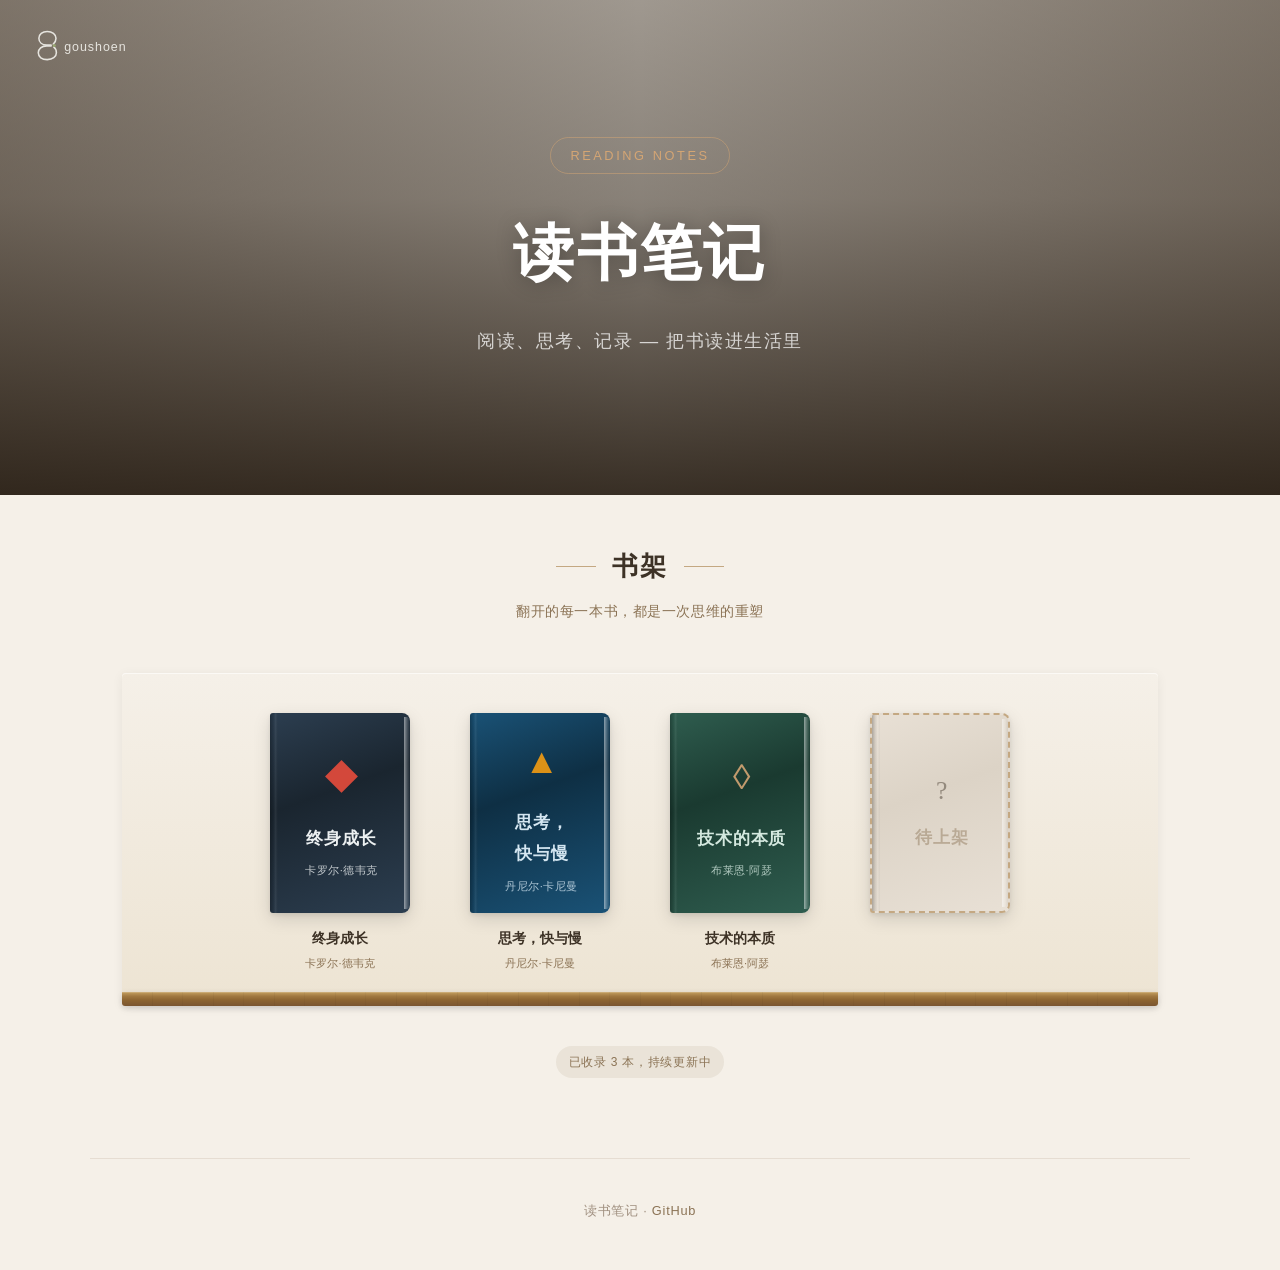
<file: index.html>
<!DOCTYPE html>
<html lang="zh-CN">
<head>
<meta charset="UTF-8">
<meta name="viewport" content="width=device-width, initial-scale=1.0">
<link rel="icon" href="assets/favicon.svg" type="image/svg+xml">
<link rel="apple-touch-icon" href="assets/apple-touch-icon.png">
<title>读书笔记</title>
<style>
  /* ===== Reset & Base ===== */
  *, *::before, *::after { box-sizing: border-box; margin: 0; padding: 0; }
  html { font-size: 16px; scroll-behavior: smooth; }
  body {
    font-family: "PingFang SC", "Noto Serif SC", "Source Han Serif SC", "STSong", "Songti SC", Georgia, "Times New Roman", serif;
    background-color: #f5f0e8;
    color: #3d3226;
    line-height: 1.85;
    -webkit-font-smoothing: antialiased;
  }

  /* ===== Hero ===== */
  .hero {
    position: relative;
    width: 100%;
    min-height: 55vh;
    display: flex;
    align-items: center;
    justify-content: center;
    text-align: center;
    overflow: hidden;
    background:
      linear-gradient(180deg, rgba(30,20,10,0.40) 0%, rgba(30,20,10,0.50) 40%, rgba(30,20,10,0.88) 100%),
      linear-gradient(90deg, rgba(60,40,20,0.3) 0%, transparent 50%, rgba(60,40,20,0.3) 100%),
      url('https://images.unsplash.com/photo-1481627834876-b7833e8f5570?w=1920&q=80') center/cover no-repeat;
  }
  .hero-content {
    position: relative;
    z-index: 2;
    padding: 3rem 2rem;
    animation: heroFadeIn 1s ease-out both;
  }
  .hero-brand {
    display: block;
    position: absolute;
    z-index: 3;
    top: 30px;
    left: 34px;
    width: 148px;
    height: auto;
    opacity: 0.88;
  }
  @keyframes heroFadeIn {
    from { opacity: 0; transform: translateY(24px); }
    to   { opacity: 1; transform: translateY(0); }
  }
  .hero-tag {
    display: inline-block;
    font-family: "PingFang SC", "Helvetica Neue", sans-serif;
    font-size: 0.8rem;
    letter-spacing: 0.2em;
    text-transform: uppercase;
    color: #d4a574;
    border: 1px solid rgba(212,165,116,0.5);
    padding: 0.35rem 1.2rem;
    border-radius: 100px;
    margin-bottom: 1.5rem;
  }
  .hero h1 {
    font-size: clamp(2.2rem, 5vw, 3.8rem);
    font-weight: 700;
    color: #fff;
    letter-spacing: 0.04em;
    margin-bottom: 0.8rem;
    text-shadow: 0 2px 20px rgba(0,0,0,0.3);
  }
  .hero-subtitle {
    font-family: "PingFang SC", "Helvetica Neue", sans-serif;
    font-size: clamp(0.95rem, 1.5vw, 1.15rem);
    color: rgba(255,255,255,0.75);
    font-weight: 300;
    letter-spacing: 0.08em;
  }

  /* ===== Shelf Section ===== */
  .shelf-section {
    max-width: 1100px;
    margin: 0 auto;
    padding: 3rem 2rem 5rem;
  }
  .shelf-section.reveal {
    animation: shelfReveal 0.8s 0.3s ease-out both;
  }
  @keyframes shelfReveal {
    from { opacity: 0; transform: translateY(30px); }
    to   { opacity: 1; transform: translateY(0); }
  }
  .shelf-header {
    text-align: center;
    margin-bottom: 3rem;
  }
  .shelf-header h2 {
    font-size: 1.6rem;
    font-weight: 600;
    color: #3d3226;
    letter-spacing: 0.06em;
    display: flex;
    align-items: center;
    justify-content: center;
    gap: 1rem;
  }
  .shelf-header h2::before,
  .shelf-header h2::after {
    content: '';
    display: block;
    width: 40px;
    height: 1px;
    background: #c4a882;
  }
  .shelf-header p {
    font-family: "PingFang SC", "Helvetica Neue", sans-serif;
    font-size: 0.9rem;
    color: #8b7355;
    margin-top: 0.5rem;
    letter-spacing: 0.04em;
  }

  /* ===== Bookshelf Visual ===== */
  .bookshelf {
    position: relative;
    display: flex;
    flex-wrap: wrap;
    justify-content: center;
    gap: 2.5rem;
    padding: 2.5rem 1.5rem 2rem;
    background:
      linear-gradient(180deg, #f5f0e8 0%, #ede4d3 100%);
    border-radius: 4px;
    box-shadow:
      inset 0 1px 0 rgba(255,255,255,0.6),
      0 2px 12px rgba(0,0,0,0.06);
  }
  /* Wooden shelf bottom */
  .bookshelf::after {
    content: '';
    position: absolute;
    bottom: 0;
    left: 0;
    right: 0;
    height: 14px;
    background: linear-gradient(180deg,
      #c4a060 0%,
      #a07840 30%,
      #8b6330 60%,
      #7a5530 100%);
    border-radius: 0 0 3px 3px;
    box-shadow:
      0 2px 6px rgba(0,0,0,0.15),
      inset 0 1px 0 rgba(255,255,255,0.15);
  }
  /* Wood grain lines */
  .bookshelf::before {
    content: '';
    position: absolute;
    bottom: 0;
    left: 0;
    right: 0;
    height: 14px;
    background:
      repeating-linear-gradient(
        90deg,
        transparent 0px,
        transparent 30px,
        rgba(0,0,0,0.04) 30px,
        rgba(0,0,0,0.04) 31px,
        transparent 31px,
        transparent 60px,
        rgba(0,0,0,0.03) 60px,
        rgba(0,0,0,0.03) 61px
      );
    border-radius: 0 0 3px 3px;
    z-index: 1;
    pointer-events: none;
  }

  /* ===== Book Card ===== */
  .book-card {
    position: relative;
    z-index: 2;
    display: flex;
    flex-direction: column;
    align-items: center;
    text-decoration: none;
    color: inherit;
    width: 160px;
    transition: transform 0.25s ease, filter 0.25s ease;
    cursor: pointer;
  }
  .book-card:hover {
    transform: translateY(-8px);
  }
  .book-card:hover .book-cover {
    box-shadow:
      0 12px 28px rgba(0,0,0,0.18),
      0 4px 8px rgba(0,0,0,0.10);
  }

  /* Book 3D cover */
  .book-cover {
    position: relative;
    width: 140px;
    height: 200px;
    border-radius: 3px 8px 8px 3px;
    overflow: hidden;
    box-shadow:
      0 6px 18px rgba(0,0,0,0.13),
      0 2px 4px rgba(0,0,0,0.08);
    transition: box-shadow 0.25s ease;
  }
  /* Spine */
  .book-cover::before {
    content: '';
    position: absolute;
    left: 0;
    top: 0;
    bottom: 0;
    width: 8px;
    background: linear-gradient(90deg,
      rgba(0,0,0,0.25) 0%,
      rgba(0,0,0,0.08) 40%,
      rgba(255,255,255,0.06) 70%,
      rgba(0,0,0,0.04) 100%);
    z-index: 3;
  }
  /* Page edge */
  .book-cover::after {
    content: '';
    position: absolute;
    right: 0;
    top: 4px;
    bottom: 4px;
    width: 6px;
    background: linear-gradient(90deg,
      rgba(255,255,255,0.5) 0%,
      rgba(255,255,255,0.2) 50%,
      rgba(0,0,0,0.05) 100%);
    border-radius: 0 4px 4px 0;
    z-index: 1;
  }

  /* Book cover design */
  .book-cover-inner {
    position: absolute;
    inset: 0;
    display: flex;
    flex-direction: column;
    align-items: center;
    justify-content: center;
    padding: 1.5rem 1rem 1.5rem 1.2rem;
    z-index: 2;
  }
  .book-cover-icon {
    font-size: 2.2rem;
    margin-bottom: 0.8rem;
    opacity: 0.9;
  }
  .book-cover-title {
    font-size: 1.05rem;
    font-weight: 700;
    text-align: center;
    letter-spacing: 0.05em;
    margin-bottom: 0.4rem;
  }
  .book-cover-author {
    font-family: "PingFang SC", "Helvetica Neue", sans-serif;
    font-size: 0.7rem;
    text-align: center;
    opacity: 0.8;
    letter-spacing: 0.04em;
  }

  /* Individual book colors */
  .book-mindset .book-cover {
    background: linear-gradient(160deg, #2c3e50 0%, #1a252f 40%, #2c3e50 100%);
  }
  .book-mindset .book-cover-title,
  .book-mindset .book-cover-author {
    color: #ecf0f1;
  }
  .book-mindset .book-cover-icon {
    color: #e74c3c;
  }

  /* Book: 思考，快与慢 */
  .book-thinking .book-cover {
    background: linear-gradient(160deg, #1a5276 0%, #0e2f44 40%, #1a5276 100%);
  }
  .book-thinking .book-cover-title,
  .book-thinking .book-cover-author {
    color: #d4e6f1;
  }
  .book-thinking .book-cover-icon {
    color: #f39c12;
  }

  /* Book: 技术的本质 */
  .book-nature .book-cover {
    background: linear-gradient(160deg, #2f5d4f 0%, #1a3a30 40%, #2f5d4f 100%);
  }
  .book-nature .book-cover-title,
  .book-nature .book-cover-author {
    color: #d4e8df;
  }
  .book-nature .book-cover-icon {
    color: #d4a574;
  }

  /* Future book placeholder */
  .book-placeholder .book-cover {
    background: linear-gradient(160deg, #e8e0d5 0%, #dcd3c6 40%, #e8e0d5 100%);
    border: 2px dashed #c4a882;
    display: flex;
    align-items: center;
    justify-content: center;
  }
  .book-placeholder {
    cursor: default;
  }
  .book-placeholder:hover {
    transform: none;
  }
  .book-placeholder .book-cover-inner {
    opacity: 0.45;
  }
  .book-placeholder .book-cover-title,
  .book-placeholder .book-cover-author {
    color: #8b7355;
  }
  .placeholder-text {
    font-size: 1.6rem;
    margin-bottom: 0.5rem;
  }

  /* Book meta below cover */
  .book-meta {
    text-align: center;
    margin-top: 0.8rem;
  }
  .book-meta-title {
    font-size: 0.85rem;
    font-weight: 600;
    color: #3d3226;
    margin-bottom: 0.15rem;
  }
  .book-meta-author {
    font-family: "PingFang SC", "Helvetica Neue", sans-serif;
    font-size: 0.7rem;
    color: #8b7355;
  }
  .book-card:hover .book-meta-title {
    color: #8b4513;
  }

  /* Book count badge */
  .book-count {
    display: inline-block;
    font-family: "PingFang SC", "Helvetica Neue", sans-serif;
    font-size: 0.75rem;
    color: #8b7355;
    background: rgba(139,115,85,0.1);
    padding: 0.3rem 0.8rem;
    border-radius: 100px;
    margin-top: 2.5rem;
    letter-spacing: 0.06em;
  }

  /* ===== Footer ===== */
  .footer {
    text-align: center;
    padding: 2.5rem 2rem 3rem;
    border-top: 1px solid rgba(139,115,85,0.15);
    max-width: 1100px;
    margin: 0 auto;
  }
  .footer p {
    font-family: "PingFang SC", "Helvetica Neue", sans-serif;
    font-size: 0.8rem;
    color: #a09080;
    letter-spacing: 0.06em;
  }
  .footer a {
    color: #8b7355;
    text-decoration: none;
    transition: color 0.2s;
  }
  .footer a:hover {
    color: #5a3e2b;
  }

  /* ===== Responsive ===== */
  @media (max-width: 768px) {
    .hero {
      min-height: 40vh;
    }
    .hero h1 {
      font-size: 1.8rem;
    }
    .hero-subtitle {
      font-size: 0.85rem;
    }
    .bookshelf {
      gap: 1.5rem;
      padding: 2rem 1rem 1.5rem;
    }
    .book-card {
      width: 130px;
    }
    .book-cover {
      width: 110px;
      height: 158px;
    }
    .book-cover-title {
      font-size: 0.9rem;
    }
    .book-cover-icon {
      font-size: 1.6rem;
    }
    .shelf-section {
      padding: 2rem 1rem 3rem;
    }
    .shelf-header h2 {
      font-size: 1.3rem;
    }
  }

  @media (max-width: 480px) {
    .hero-brand {
      top: 20px;
      left: 20px;
      width: 118px;
    }
    .bookshelf {
      gap: 1rem;
      padding: 1.5rem 0.6rem 1.2rem;
    }
    .book-card {
      width: 110px;
    }
    .book-cover {
      width: 90px;
      height: 132px;
    }
    .book-cover-title {
      font-size: 0.78rem;
    }
    .book-cover-icon {
      font-size: 1.3rem;
    }
    .book-meta-title {
      font-size: 0.75rem;
    }
  }
</style>
</head>
<body>

  <!-- Hero -->
  <header class="hero">
    <img class="hero-brand" src="assets/goushoen-logo-on-dark.svg" width="148" height="31" alt="goushoen">
    <div class="hero-content">
      <div class="hero-tag">READING NOTES</div>
      <h1>读书笔记</h1>
      <p class="hero-subtitle">阅读、思考、记录 &mdash; 把书读进生活里</p>
    </div>
  </header>

  <!-- Bookshelf -->
  <section class="shelf-section reveal-on-load">
    <div class="shelf-header">
      <h2>书架</h2>
      <p>翻开的每一本书，都是一次思维的重塑</p>
    </div>

    <div class="bookshelf">

      <!-- Book 1: 终身成长 -->
      <a href="books/mindset/" class="book-card book-mindset">
        <div class="book-cover">
          <div class="book-cover-inner">
            <div class="book-cover-icon">&#9670;</div>
            <div class="book-cover-title">终身成长</div>
            <div class="book-cover-author">卡罗尔·德韦克</div>
          </div>
        </div>
        <div class="book-meta">
          <div class="book-meta-title">终身成长</div>
          <div class="book-meta-author">卡罗尔·德韦克</div>
        </div>
      </a>

      <!-- Book 2: 思考，快与慢 -->
      <a href="books/thinking-fast-slow/" class="book-card book-thinking">
        <div class="book-cover">
          <div class="book-cover-inner">
            <div class="book-cover-icon">&#9650;</div>
            <div class="book-cover-title">思考，<br>快与慢</div>
            <div class="book-cover-author">丹尼尔·卡尼曼</div>
          </div>
        </div>
        <div class="book-meta">
          <div class="book-meta-title">思考，快与慢</div>
          <div class="book-meta-author">丹尼尔·卡尼曼</div>
        </div>
      </a>

      <!-- Book 3: 技术的本质 -->
      <a href="books/nature-of-technology/" class="book-card book-nature">
        <div class="book-cover">
          <div class="book-cover-inner">
            <div class="book-cover-icon">&#9674;</div>
            <div class="book-cover-title">技术的本质</div>
            <div class="book-cover-author">布莱恩&middot;阿瑟</div>
          </div>
        </div>
        <div class="book-meta">
          <div class="book-meta-title">技术的本质</div>
          <div class="book-meta-author">布莱恩&middot;阿瑟</div>
        </div>
      </a>

      <!-- Future books: placeholder 1 -->
      <div class="book-card book-placeholder">
        <div class="book-cover">
          <div class="book-cover-inner">
            <div class="placeholder-text">?</div>
            <div class="book-cover-title">待上架</div>
          </div>
        </div>
      </div>

    </div>

    <div style="text-align:center;">
      <span class="book-count">已收录 3 本，持续更新中</span>
    </div>
  </section>

  <!-- Footer -->
  <footer class="footer">
    <p>
      读书笔记 &middot;
      <a href="https://github.com/Acidache/reading-notes-mindset" target="_blank" rel="noopener">GitHub</a>
    </p>
  </footer>

<script>
  // Reveal shelf section on load
  const shelf = document.querySelector('.reveal-on-load');
  if (shelf) {
    if (document.readyState === 'loading') {
      document.addEventListener('DOMContentLoaded', () => shelf.classList.add('reveal'));
    } else {
      shelf.classList.add('reveal');
    }
  }
</script>

</body>
</html>
</file>
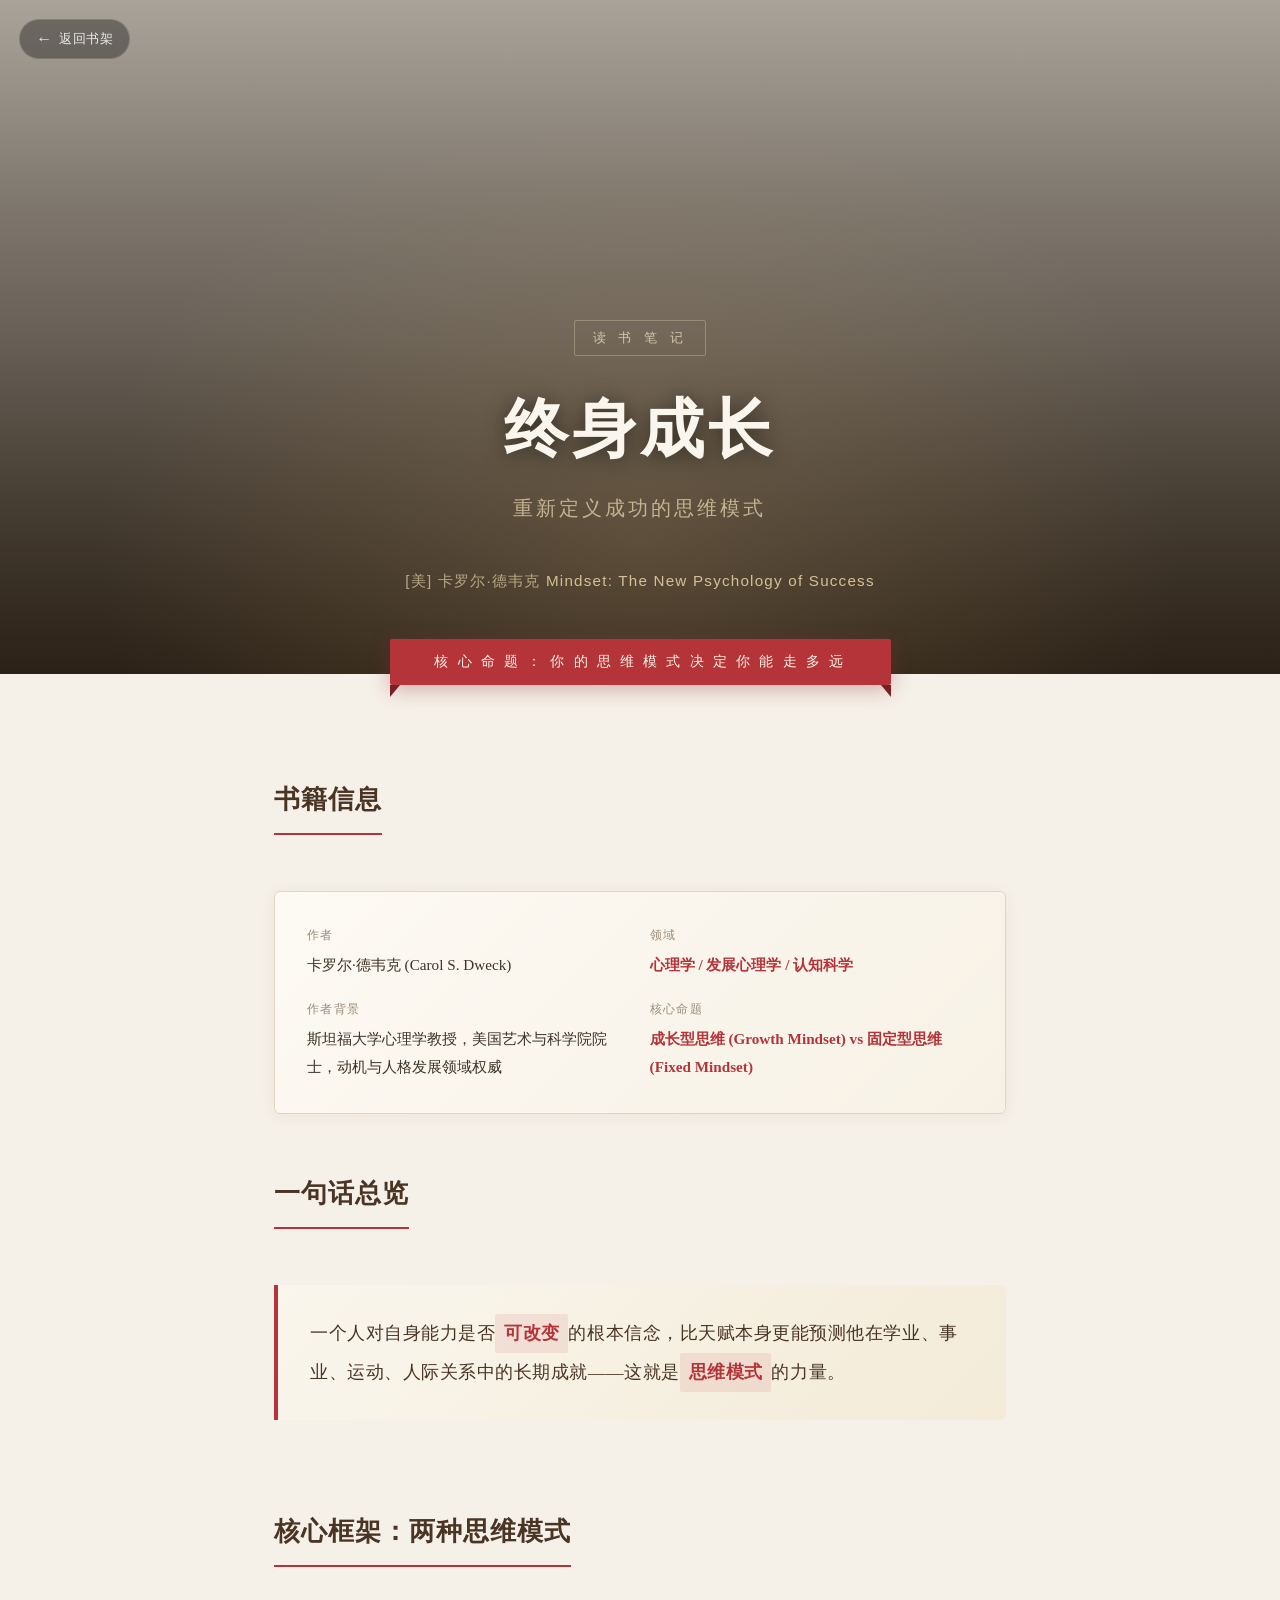
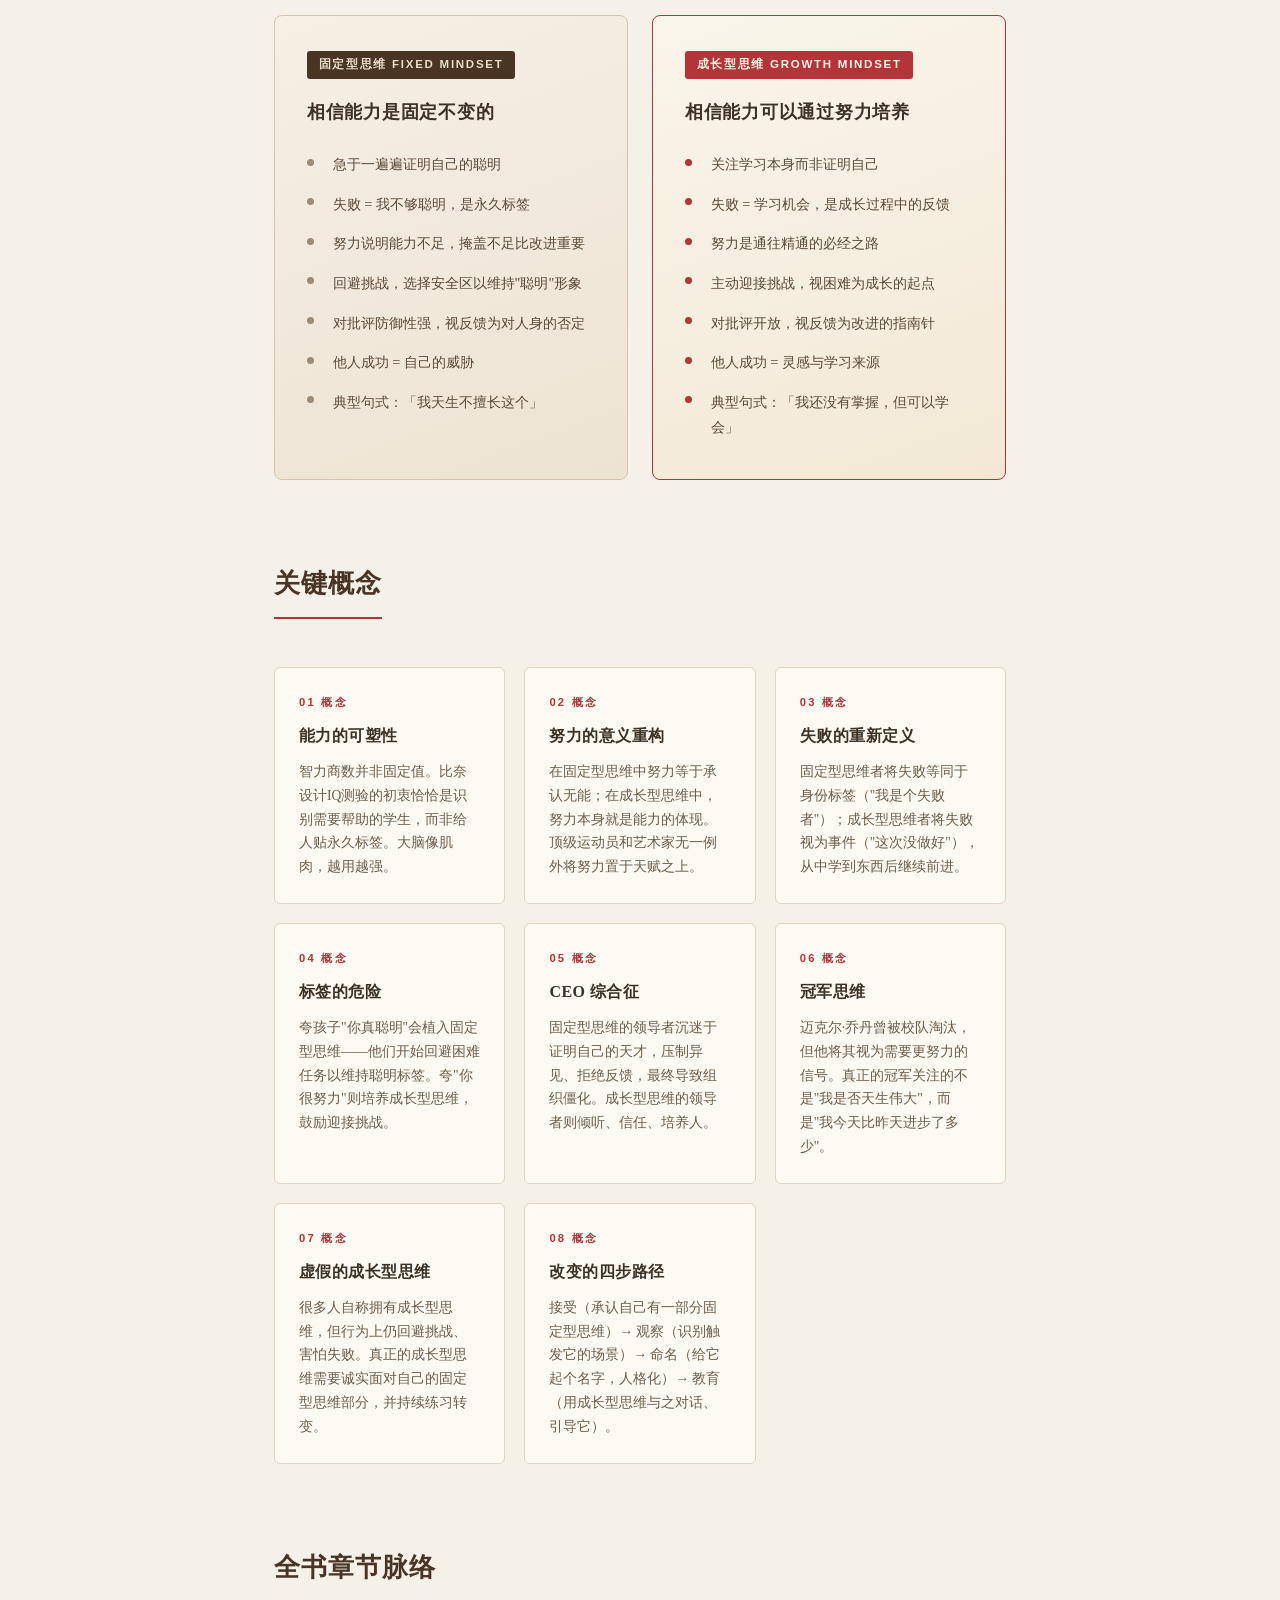
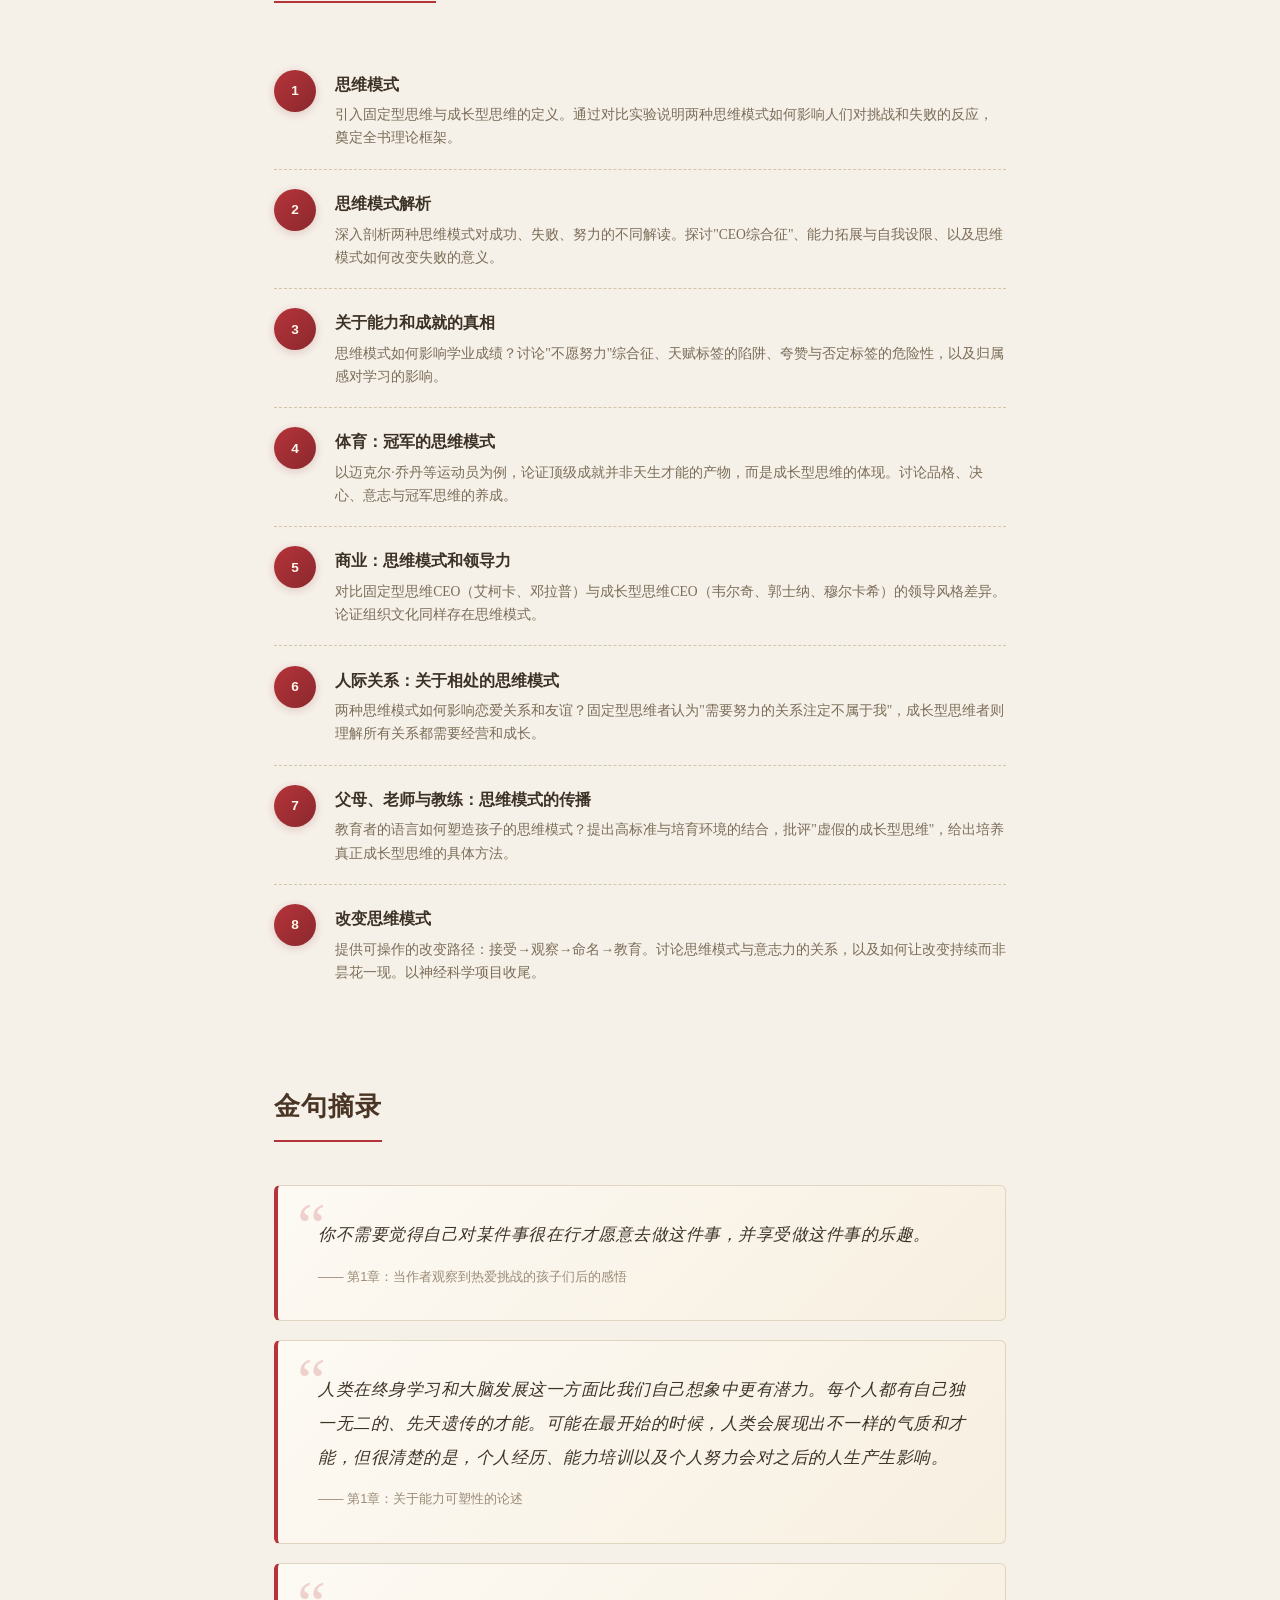
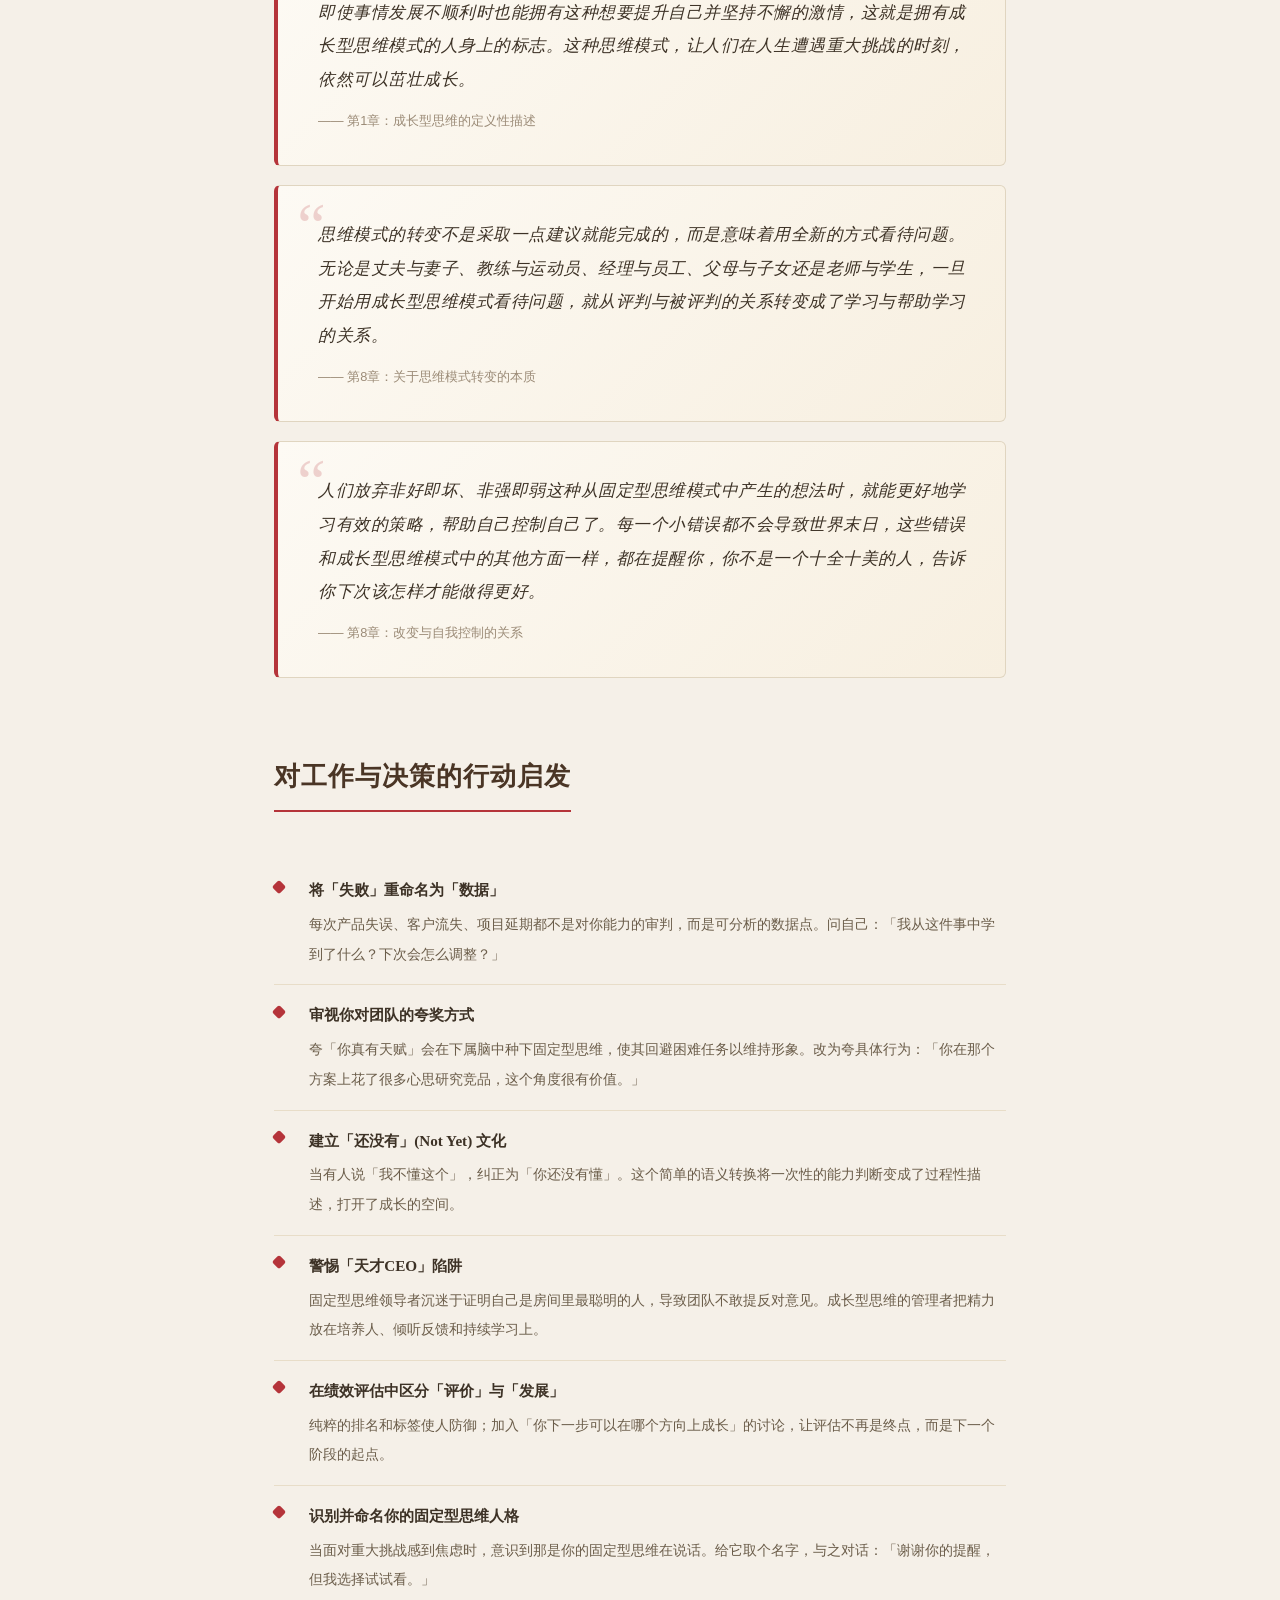
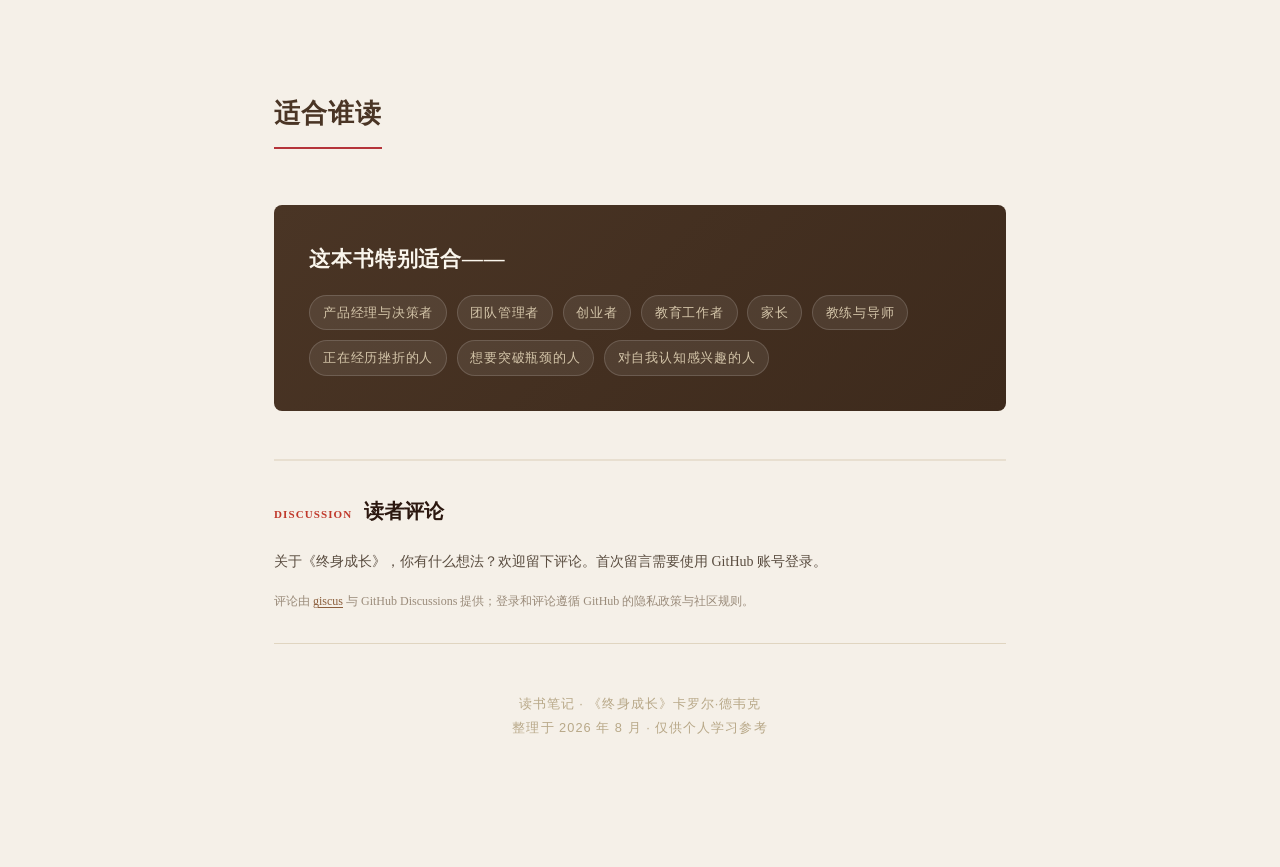
<file: books/mindset/index.html>
<!DOCTYPE html>
<html lang="zh-CN">
<head>
<meta charset="UTF-8">
<meta name="viewport" content="width=device-width, initial-scale=1.0">
<title>读书笔记：《终身成长》</title>
<style>
  /* ===== Reset & Base ===== */
  *, *::before, *::after { box-sizing: border-box; margin: 0; padding: 0; }
  html { font-size: 16px; scroll-behavior: smooth; }
  body {
    font-family: "PingFang SC", "Noto Serif SC", "Source Han Serif SC", "STSong", "Songti SC", Georgia, "Times New Roman", serif;
    background-color: #f5f0e8;
    color: #3d3226;
    line-height: 1.85;
    -webkit-font-smoothing: antialiased;
  }

  /* ===== Hero ===== */
  .hero {
    position: relative;
    width: 100%;
    min-height: 75vh;
    display: flex;
    align-items: flex-end;
    justify-content: center;
    overflow: hidden;
    background:
      linear-gradient(180deg, rgba(30,20,10,0.35) 0%, rgba(30,20,10,0.55) 30%, rgba(30,20,10,0.92) 100%),
      linear-gradient(0deg, rgba(80,60,30,0.3) 0%, transparent 50%),
      url('https://images.unsplash.com/photo-1507842217343-583bb7270b66?w=1920&q=80&fit=crop') center 35% / cover no-repeat;
  }
  .hero::after {
    content: '';
    position: absolute;
    inset: 0;
    background: radial-gradient(ellipse at 50% 80%, rgba(180,150,100,0.25) 0%, transparent 60%);
    pointer-events: none;
  }
  .hero-content {
    position: relative;
    z-index: 2;
    text-align: center;
    padding: 6rem 2rem 5rem;
    max-width: 800px;
  }
  .hero-label {
    display: inline-block;
    font-family: "PingFang SC", "Helvetica Neue", sans-serif;
    font-size: 0.8rem;
    letter-spacing: 0.35em;
    text-transform: uppercase;
    color: #d4c5a9;
    border: 1px solid rgba(212,197,169,0.4);
    border-radius: 2px;
    padding: 0.4em 1.4em;
    margin-bottom: 2rem;
    backdrop-filter: blur(2px);
  }
  .hero h1 {
    font-family: "Noto Serif SC", "Source Han Serif SC", "STSong", "Songti SC", Georgia, serif;
    font-size: clamp(2.4rem, 6vw, 4rem);
    font-weight: 700;
    color: #faf6ed;
    letter-spacing: 0.06em;
    line-height: 1.3;
    margin-bottom: 1.2rem;
    text-shadow: 0 2px 20px rgba(0,0,0,0.5);
  }
  .hero .subtitle {
    font-family: "PingFang SC", "Helvetica Neue", sans-serif;
    font-size: clamp(1rem, 2.2vw, 1.25rem);
    color: #c4b393;
    letter-spacing: 0.15em;
    font-weight: 400;
  }
  .hero .author {
    margin-top: 2.5rem;
    font-size: 0.95rem;
    color: #b8a888;
    letter-spacing: 0.08em;
    font-family: "PingFang SC", "Helvetica Neue", sans-serif;
  }
  .hero .author span { color: #d4c098; }

  /* ===== Ribbon ===== */
  .ribbon-wrap {
    position: relative;
    z-index: 10;
    margin-top: -1px;
    background: #f5f0e8;
    display: flex;
    justify-content: center;
  }
  .ribbon {
    position: relative;
    top: -2.2rem;
    background: #b5343a;
    color: #fdf5e6;
    font-family: "PingFang SC", "Helvetica Neue", sans-serif;
    font-size: 0.85rem;
    letter-spacing: 0.2em;
    padding: 0.65rem 2.8rem;
    border-radius: 2px;
    box-shadow: 0 4px 20px rgba(140,40,45,0.35);
    text-align: center;
  }
  .ribbon::before,
  .ribbon::after {
    content: '';
    position: absolute;
    top: 100%;
    width: 0;
    height: 0;
    border-style: solid;
  }
  .ribbon::before {
    left: 0;
    border-width: 0 0 12px 10px;
    border-color: transparent transparent transparent #7a2024;
  }
  .ribbon::after {
    right: 0;
    border-width: 0 10px 12px 0;
    border-color: transparent #7a2024 transparent transparent;
  }

  /* ===== Container ===== */
  .container {
    max-width: 780px;
    margin: 0 auto;
    padding: 0 1.5rem 5rem;
  }

  /* ===== Scroll-triggered animations ===== */
  .animate-on-scroll {
    opacity: 0;
    transform: translateY(22px);
    transition: opacity 0.7s cubic-bezier(0.22, 1, 0.36, 1),
                transform 0.7s cubic-bezier(0.22, 1, 0.36, 1);
  }
  .animate-on-scroll.visible {
    opacity: 1;
    transform: translateY(0);
  }
  /* Cards stagger — each card delays 70ms more than the previous */
  .animate-on-scroll.card-stagger { transition-delay: calc(var(--i, 0) * 0.07s); }
  .animate-on-scroll.card-stagger.visible { transition-delay: calc(var(--i, 0) * 0.07s); }

  /* Quote-block left ribbon slide */
  .quote-block.animate-on-scroll {
    border-left: 4px solid transparent;
    transition: opacity 0.7s cubic-bezier(0.22, 1, 0.36, 1),
                transform 0.7s cubic-bezier(0.22, 1, 0.36, 1),
                border-left-color 0.6s 0.2s ease;
  }
  .quote-block.animate-on-scroll.visible {
    border-left-color: #b5343a;
  }

  /* ===== Section Titles ===== */
  .section-title {
    font-family: "Noto Serif SC", "Source Han Serif SC", "STSong", "Songti SC", Georgia, serif;
    font-size: 1.6rem;
    font-weight: 700;
    color: #4a3525;
    margin: 3.5rem 0 1.5rem;
    padding-bottom: 0.6rem;
    border-bottom: 2px solid #b5343a;
    display: inline-block;
    letter-spacing: 0.04em;
  }

  /* ===== Book Info Card ===== */
  .book-info {
    display: grid;
    grid-template-columns: 1fr 1fr;
    gap: 1.2rem;
    margin-top: 2rem;
    background: linear-gradient(135deg, #fdfaf4 0%, #f7f1e5 100%);
    border: 1px solid #e0d5c0;
    border-radius: 6px;
    padding: 2rem;
    box-shadow: 0 2px 16px rgba(100,70,30,0.06);
  }
  .book-info .info-item {
    display: flex;
    flex-direction: column;
  }
  .book-info .info-label {
    font-family: "PingFang SC", "Helvetica Neue", sans-serif;
    font-size: 0.75rem;
    letter-spacing: 0.12em;
    color: #9b8b77;
    text-transform: uppercase;
    margin-bottom: 0.3rem;
  }
  .book-info .info-value {
    font-size: 0.95rem;
    color: #3d3226;
    font-weight: 500;
  }
  .book-info .info-value.em {
    color: #b5343a;
    font-weight: 600;
  }

  /* ===== Overview ===== */
  .overview-block {
    background: linear-gradient(135deg, #faf6ed, #f3ebd8);
    border-left: 4px solid #b5343a;
    padding: 1.8rem 2rem;
    margin: 2rem 0;
    border-radius: 0 6px 6px 0;
    font-size: 1.1rem;
    color: #4a3525;
    line-height: 2;
    letter-spacing: 0.03em;
  }
  .overview-block .marker {
    display: inline-block;
    background: rgba(181,52,58,0.1);
    padding: 0.1em 0.5em;
    border-radius: 2px;
    font-weight: 600;
    color: #b5343a;
  }

  /* ===== Comparison Framework ===== */
  .comparison {
    display: grid;
    grid-template-columns: 1fr 1fr;
    gap: 1.5rem;
    margin: 1.5rem 0;
  }
  .comparison .col {
    padding: 2rem;
    border-radius: 8px;
    position: relative;
    overflow: hidden;
  }
  .comparison .col.fixed {
    background: linear-gradient(160deg, #f5efe5 0%, #ede3d2 100%);
    border: 1px solid #d4c5a9;
  }
  .comparison .col.growth {
    background: linear-gradient(160deg, #faf5eb 0%, #f2e8d5 100%);
    border: 1px solid #b5343a;
  }
  .comparison .col-badge {
    display: inline-block;
    font-family: "PingFang SC", "Helvetica Neue", sans-serif;
    font-size: 0.72rem;
    letter-spacing: 0.15em;
    padding: 0.3em 1em;
    border-radius: 3px;
    margin-bottom: 1rem;
    font-weight: 600;
  }
  .fixed .col-badge { background: #4a3525; color: #e8ddc8; }
  .growth .col-badge { background: #b5343a; color: #fdf5e6; }
  .comparison h4 {
    font-size: 1.15rem;
    margin-bottom: 1rem;
    color: #3d3226;
    letter-spacing: 0.04em;
  }
  .comparison ul {
    list-style: none;
    padding: 0;
  }
  .comparison ul li {
    position: relative;
    padding: 0.45rem 0 0.45rem 1.6rem;
    font-size: 0.9rem;
    line-height: 1.75;
    color: #5a4a38;
  }
  .comparison ul li::before {
    content: '';
    position: absolute;
    left: 0;
    top: 0.85rem;
    width: 7px;
    height: 7px;
    border-radius: 50%;
  }
  .fixed ul li::before { background: #9b8b77; }
  .growth ul li::before { background: #b5343a; }

  /* ===== Concept Cards ===== */
  .cards-grid {
    display: grid;
    grid-template-columns: repeat(auto-fill, minmax(220px, 1fr));
    gap: 1.2rem;
    margin: 1.5rem 0;
  }
  .concept-card {
    background: #fdfaf4;
    border: 1px solid #e0d5c0;
    border-radius: 6px;
    padding: 1.5rem;
    position: relative;
    transition: transform 0.2s, box-shadow 0.2s;
  }
  .concept-card:hover {
    transform: translateY(-3px);
    box-shadow: 0 8px 24px rgba(100,70,30,0.1);
  }
  .concept-card .card-num {
    font-family: "PingFang SC", "Helvetica Neue", sans-serif;
    font-size: 0.7rem;
    letter-spacing: 0.2em;
    color: #b5343a;
    font-weight: 600;
    margin-bottom: 0.5rem;
  }
  .concept-card h5 {
    font-size: 1rem;
    font-weight: 700;
    color: #3d3226;
    margin-bottom: 0.6rem;
    letter-spacing: 0.03em;
  }
  .concept-card p {
    font-size: 0.85rem;
    color: #6b5d4a;
    line-height: 1.75;
  }

  /* ===== Chapter Map ===== */
  .chapter-map {
    margin: 1.5rem 0;
  }
  .chapter-item {
    display: flex;
    align-items: flex-start;
    gap: 1.2rem;
    padding: 1.2rem 0;
    border-bottom: 1px dashed #d4c5a9;
  }
  .chapter-item:last-child { border-bottom: none; }
  .chapter-num {
    flex-shrink: 0;
    width: 42px;
    height: 42px;
    border-radius: 50%;
    background: linear-gradient(135deg, #b5343a, #8a282d);
    color: #fdf5e6;
    font-family: "PingFang SC", "Helvetica Neue", sans-serif;
    font-size: 0.85rem;
    font-weight: 700;
    display: flex;
    align-items: center;
    justify-content: center;
    box-shadow: 0 2px 8px rgba(140,40,45,0.2);
  }
  .chapter-info h5 {
    font-size: 1rem;
    color: #3d3226;
    margin-bottom: 0.25rem;
  }
  .chapter-info p {
    font-size: 0.85rem;
    color: #7b6d58;
    line-height: 1.7;
  }

  /* ===== Quotes ===== */
  .quote-block {
    background: linear-gradient(135deg, #fdfaf4, #f7efe0);
    border: 1px solid #e0d5c0;
    border-radius: 6px;
    padding: 2rem;
    margin: 1.2rem 0;
    position: relative;
  }
  .quote-block::before {
    content: '\201C';
    position: absolute;
    top: 0.5rem;
    left: 1.2rem;
    font-size: 4rem;
    color: #b5343a;
    opacity: 0.2;
    font-family: Georgia, serif;
    line-height: 1;
  }
  .quote-block .quote-text {
    font-size: 1.05rem;
    line-height: 2;
    color: #3d3226;
    font-style: italic;
    padding-left: 0.5rem;
    letter-spacing: 0.03em;
  }
  .quote-block .quote-context {
    font-family: "PingFang SC", "Helvetica Neue", sans-serif;
    font-size: 0.8rem;
    color: #9b8b77;
    margin-top: 0.8rem;
    padding-left: 0.5rem;
  }

  /* ===== Action Insights ===== */
  .insights-list {
    list-style: none;
    padding: 0;
    margin: 1.5rem 0;
  }
  .insights-list li {
    position: relative;
    padding: 1rem 0 1rem 2.2rem;
    border-bottom: 1px solid #e8ddc8;
  }
  .insights-list li:last-child { border-bottom: none; }
  .insights-list li::before {
    content: '';
    position: absolute;
    left: 0;
    top: 1.35rem;
    width: 10px;
    height: 10px;
    background: #b5343a;
    border-radius: 2px;
    transform: rotate(45deg);
  }
  .insights-list li strong {
    display: block;
    font-size: 0.95rem;
    color: #3d3226;
    margin-bottom: 0.3rem;
  }
  .insights-list li span {
    font-size: 0.85rem;
    color: #6b5d4a;
    line-height: 1.7;
  }

  /* ===== Footer ===== */
  .who-read {
    background: linear-gradient(135deg, #4a3525, #3d2a1c);
    color: #d4c5a9;
    border-radius: 8px;
    padding: 2.2rem;
    margin: 2rem 0;
  }
  .who-read h3 {
    font-family: "Noto Serif SC", "Source Han Serif SC", "STSong", "Songti SC", Georgia, serif;
    color: #faf6ed;
    font-size: 1.3rem;
    margin-bottom: 1rem;
    letter-spacing: 0.04em;
  }
  .who-read .tag-list {
    display: flex;
    flex-wrap: wrap;
    gap: 0.6rem;
  }
  .who-read .tag {
    font-family: "PingFang SC", "Helvetica Neue", sans-serif;
    font-size: 0.8rem;
    background: rgba(255,255,255,0.08);
    border: 1px solid rgba(255,255,255,0.15);
    padding: 0.4em 1em;
    border-radius: 50px;
    letter-spacing: 0.06em;
    color: #d4c5a9;
  }

  .colophon {
    text-align: center;
    padding: 3rem 0;
    font-family: "PingFang SC", "Helvetica Neue", sans-serif;
    font-size: 0.8rem;
    color: #b8a888;
    letter-spacing: 0.08em;
    border-top: 1px solid #e0d5c0;
    margin-top: 2rem;
  }

  .colophon a { color: #8a5a3a; text-decoration: none; }

  /* ===== Scroll Top ===== */
  .scroll-top {
    position: fixed;
    bottom: 2rem;
    right: 2rem;
    width: 42px;
    height: 42px;
    border-radius: 50%;
    background: rgba(181,52,58,0.85);
    color: #fdf5e6;
    border: none;
    cursor: pointer;
    font-size: 1.2rem;
    display: flex;
    align-items: center;
    justify-content: center;
    opacity: 0;
    pointer-events: none;
    transition: opacity 0.3s;
    z-index: 100;
    box-shadow: 0 2px 12px rgba(140,40,45,0.3);
  }
  .scroll-top.visible { opacity: 1; pointer-events: auto; }

  /* ===== Responsive ===== */
  @media (max-width: 640px) {
    .hero { min-height: 55vh; }
    .hero-content { padding: 4rem 1.2rem 3rem; }
    .hero h1 { font-size: 2rem; }
    .hero .subtitle { font-size: 0.9rem; }
    .book-info { grid-template-columns: 1fr; gap: 0.8rem; padding: 1.5rem; }
    .comparison { grid-template-columns: 1fr; }
    .cards-grid { grid-template-columns: 1fr; }
    .container { padding: 0 1rem 3rem; }
    .section-title { font-size: 1.3rem; margin-top: 2.5rem; }
    .overview-block { padding: 1.2rem 1.2rem; font-size: 1rem; }
    .chapter-item { gap: 0.8rem; }
    .chapter-num { width: 36px; height: 36px; font-size: 0.75rem; }
    .scroll-top { bottom: 1.2rem; right: 1.2rem; width: 36px; height: 36px; }
  }

  /* ===== Back to Shelf ===== */
  .back-to-shelf {
    position: fixed;
    top: 1.2rem;
    left: 1.2rem;
    z-index: 100;
    display: flex;
    align-items: center;
    gap: 0.4rem;
    font-family: "PingFang SC", "Helvetica Neue", sans-serif;
    font-size: 0.8rem;
    color: rgba(255,255,255,0.85);
    text-decoration: none;
    background: rgba(0,0,0,0.35);
    backdrop-filter: blur(8px);
    -webkit-backdrop-filter: blur(8px);
    padding: 0.45rem 1rem;
    border-radius: 100px;
    border: 1px solid rgba(255,255,255,0.15);
    letter-spacing: 0.04em;
    transition: background 0.2s, color 0.2s;
  }
  .back-to-shelf:hover {
    background: rgba(0,0,0,0.55);
    color: #fff;
  }
  .back-arrow {
    font-size: 1rem;
    line-height: 1;
  }
  @media (max-width: 480px) {
    .back-to-shelf {
      top: 0.8rem;
      left: 0.8rem;
      font-size: 0.72rem;
      padding: 0.35rem 0.8rem;
    }
  }
</style>
  <link rel="stylesheet" href="../../assets/comments.css">
</head>
<body>

<a href="../../" class="back-to-shelf"><span class="back-arrow">←</span> 返回书架</a>

<!-- ===== Hero ===== -->
<header class="hero">
  <div class="hero-content">
    <div class="hero-label">读 书 笔 记</div>
    <h1>终身成长</h1>
    <p class="subtitle">重新定义成功的思维模式</p>
    <p class="author">[美] 卡罗尔·德韦克 <span>Mindset: The New Psychology of Success</span></p>
  </div>
</header>

<div class="ribbon-wrap">
  <div class="ribbon">核 心 命 题 ： 你 的 思 维 模 式 决 定 你 能 走 多 远</div>
</div>

<!-- ===== Main Content ===== -->
<main class="container">

  <!-- 书籍信息 -->
  <h2 class="section-title animate-on-scroll">书籍信息</h2>
  <div class="book-info">
    <div class="info-item">
      <span class="info-label">作者</span>
      <span class="info-value">卡罗尔·德韦克 (Carol S. Dweck)</span>
    </div>
    <div class="info-item">
      <span class="info-label">领域</span>
      <span class="info-value em">心理学 / 发展心理学 / 认知科学</span>
    </div>
    <div class="info-item">
      <span class="info-label">作者背景</span>
      <span class="info-value">斯坦福大学心理学教授，美国艺术与科学院院士，动机与人格发展领域权威</span>
    </div>
    <div class="info-item">
      <span class="info-label">核心命题</span>
      <span class="info-value em">成长型思维 (Growth Mindset) vs 固定型思维 (Fixed Mindset)</span>
    </div>
  </div>

  <!-- 一句话总览 -->
  <h2 class="section-title animate-on-scroll">一句话总览</h2>
  <div class="overview-block">
    一个人对自身能力是否<span class="marker">可改变</span>的根本信念，比天赋本身更能预测他在学业、事业、运动、人际关系中的长期成就——这就是<span class="marker">思维模式</span>的力量。
  </div>

  <!-- 核心框架对比 -->
  <h2 class="section-title animate-on-scroll">核心框架：两种思维模式</h2>
  <div class="comparison">
    <div class="col fixed">
      <span class="col-badge">固定型思维 FIXED MINDSET</span>
      <h4>相信能力是固定不变的</h4>
      <ul>
        <li>急于一遍遍证明自己的聪明</li>
        <li>失败 = 我不够聪明，是永久标签</li>
        <li>努力说明能力不足，掩盖不足比改进重要</li>
        <li>回避挑战，选择安全区以维持"聪明"形象</li>
        <li>对批评防御性强，视反馈为对人身的否定</li>
        <li>他人成功 = 自己的威胁</li>
        <li>典型句式：「我天生不擅长这个」</li>
      </ul>
    </div>
    <div class="col growth">
      <span class="col-badge">成长型思维 GROWTH MINDSET</span>
      <h4>相信能力可以通过努力培养</h4>
      <ul>
        <li>关注学习本身而非证明自己</li>
        <li>失败 = 学习机会，是成长过程中的反馈</li>
        <li>努力是通往精通的必经之路</li>
        <li>主动迎接挑战，视困难为成长的起点</li>
        <li>对批评开放，视反馈为改进的指南针</li>
        <li>他人成功 = 灵感与学习来源</li>
        <li>典型句式：「我还没有掌握，但可以学会」</li>
      </ul>
    </div>
  </div>

  <!-- 关键概念卡片 -->
  <h2 class="section-title animate-on-scroll">关键概念</h2>
  <div class="cards-grid">

    <div class="concept-card animate-on-scroll card-stagger" style="--i: 0">
      <div class="card-num">01 概念</div>
      <h5>能力的可塑性</h5>
      <p>智力商数并非固定值。比奈设计IQ测验的初衷恰恰是识别需要帮助的学生，而非给人贴永久标签。大脑像肌肉，越用越强。</p>
    </div>

    <div class="concept-card animate-on-scroll card-stagger" style="--i: 1">
      <div class="card-num">02 概念</div>
      <h5>努力的意义重构</h5>
      <p>在固定型思维中努力等于承认无能；在成长型思维中，努力本身就是能力的体现。顶级运动员和艺术家无一例外将努力置于天赋之上。</p>
    </div>

    <div class="concept-card animate-on-scroll card-stagger" style="--i: 2">
      <div class="card-num">03 概念</div>
      <h5>失败的重新定义</h5>
      <p>固定型思维者将失败等同于身份标签（"我是个失败者"）；成长型思维者将失败视为事件（"这次没做好"），从中学到东西后继续前进。</p>
    </div>

    <div class="concept-card animate-on-scroll card-stagger" style="--i: 3">
      <div class="card-num">04 概念</div>
      <h5>标签的危险</h5>
      <p>夸孩子"你真聪明"会植入固定型思维——他们开始回避困难任务以维持聪明标签。夸"你很努力"则培养成长型思维，鼓励迎接挑战。</p>
    </div>

    <div class="concept-card animate-on-scroll card-stagger" style="--i: 4">
      <div class="card-num">05 概念</div>
      <h5>CEO 综合征</h5>
      <p>固定型思维的领导者沉迷于证明自己的天才，压制异见、拒绝反馈，最终导致组织僵化。成长型思维的领导者则倾听、信任、培养人。</p>
    </div>

    <div class="concept-card animate-on-scroll card-stagger" style="--i: 5">
      <div class="card-num">06 概念</div>
      <h5>冠军思维</h5>
      <p>迈克尔·乔丹曾被校队淘汰，但他将其视为需要更努力的信号。真正的冠军关注的不是"我是否天生伟大"，而是"我今天比昨天进步了多少"。</p>
    </div>

    <div class="concept-card animate-on-scroll card-stagger" style="--i: 6">
      <div class="card-num">07 概念</div>
      <h5>虚假的成长型思维</h5>
      <p>很多人自称拥有成长型思维，但行为上仍回避挑战、害怕失败。真正的成长型思维需要诚实面对自己的固定型思维部分，并持续练习转变。</p>
    </div>

    <div class="concept-card animate-on-scroll card-stagger" style="--i: 7">
      <div class="card-num">08 概念</div>
      <h5>改变的四步路径</h5>
      <p>接受（承认自己有一部分固定型思维）→ 观察（识别触发它的场景）→ 命名（给它起个名字，人格化）→ 教育（用成长型思维与之对话、引导它）。</p>
    </div>

  </div>

  <!-- 全书章节脉络 -->
  <h2 class="section-title animate-on-scroll">全书章节脉络</h2>
  <div class="chapter-map">

    <div class="chapter-item">
      <div class="chapter-num">1</div>
      <div class="chapter-info">
        <h5>思维模式</h5>
        <p>引入固定型思维与成长型思维的定义。通过对比实验说明两种思维模式如何影响人们对挑战和失败的反应，奠定全书理论框架。</p>
      </div>
    </div>

    <div class="chapter-item">
      <div class="chapter-num">2</div>
      <div class="chapter-info">
        <h5>思维模式解析</h5>
        <p>深入剖析两种思维模式对成功、失败、努力的不同解读。探讨"CEO综合征"、能力拓展与自我设限、以及思维模式如何改变失败的意义。</p>
      </div>
    </div>

    <div class="chapter-item">
      <div class="chapter-num">3</div>
      <div class="chapter-info">
        <h5>关于能力和成就的真相</h5>
        <p>思维模式如何影响学业成绩？讨论"不愿努力"综合征、天赋标签的陷阱、夸赞与否定标签的危险性，以及归属感对学习的影响。</p>
      </div>
    </div>

    <div class="chapter-item">
      <div class="chapter-num">4</div>
      <div class="chapter-info">
        <h5>体育：冠军的思维模式</h5>
        <p>以迈克尔·乔丹等运动员为例，论证顶级成就并非天生才能的产物，而是成长型思维的体现。讨论品格、决心、意志与冠军思维的养成。</p>
      </div>
    </div>

    <div class="chapter-item">
      <div class="chapter-num">5</div>
      <div class="chapter-info">
        <h5>商业：思维模式和领导力</h5>
        <p>对比固定型思维CEO（艾柯卡、邓拉普）与成长型思维CEO（韦尔奇、郭士纳、穆尔卡希）的领导风格差异。论证组织文化同样存在思维模式。</p>
      </div>
    </div>

    <div class="chapter-item">
      <div class="chapter-num">6</div>
      <div class="chapter-info">
        <h5>人际关系：关于相处的思维模式</h5>
        <p>两种思维模式如何影响恋爱关系和友谊？固定型思维者认为"需要努力的关系注定不属于我"，成长型思维者则理解所有关系都需要经营和成长。</p>
      </div>
    </div>

    <div class="chapter-item">
      <div class="chapter-num">7</div>
      <div class="chapter-info">
        <h5>父母、老师与教练：思维模式的传播</h5>
        <p>教育者的语言如何塑造孩子的思维模式？提出高标准与培育环境的结合，批评"虚假的成长型思维"，给出培养真正成长型思维的具体方法。</p>
      </div>
    </div>

    <div class="chapter-item">
      <div class="chapter-num">8</div>
      <div class="chapter-info">
        <h5>改变思维模式</h5>
        <p>提供可操作的改变路径：接受→观察→命名→教育。讨论思维模式与意志力的关系，以及如何让改变持续而非昙花一现。以神经科学项目收尾。</p>
      </div>
    </div>

  </div>

  <!-- 金句 -->
  <h2 class="section-title animate-on-scroll">金句摘录</h2>

  <div class="quote-block animate-on-scroll">
    <p class="quote-text">你不需要觉得自己对某件事很在行才愿意去做这件事，并享受做这件事的乐趣。</p>
    <p class="quote-context">—— 第1章：当作者观察到热爱挑战的孩子们后的感悟</p>
  </div>

  <div class="quote-block animate-on-scroll">
    <p class="quote-text">人类在终身学习和大脑发展这一方面比我们自己想象中更有潜力。每个人都有自己独一无二的、先天遗传的才能。可能在最开始的时候，人类会展现出不一样的气质和才能，但很清楚的是，个人经历、能力培训以及个人努力会对之后的人生产生影响。</p>
    <p class="quote-context">—— 第1章：关于能力可塑性的论述</p>
  </div>

  <div class="quote-block animate-on-scroll">
    <p class="quote-text">即使事情发展不顺利时也能拥有这种想要提升自己并坚持不懈的激情，这就是拥有成长型思维模式的人身上的标志。这种思维模式，让人们在人生遭遇重大挑战的时刻，依然可以茁壮成长。</p>
    <p class="quote-context">—— 第1章：成长型思维的定义性描述</p>
  </div>

  <div class="quote-block animate-on-scroll">
    <p class="quote-text">思维模式的转变不是采取一点建议就能完成的，而是意味着用全新的方式看待问题。无论是丈夫与妻子、教练与运动员、经理与员工、父母与子女还是老师与学生，一旦开始用成长型思维模式看待问题，就从评判与被评判的关系转变成了学习与帮助学习的关系。</p>
    <p class="quote-context">—— 第8章：关于思维模式转变的本质</p>
  </div>

  <div class="quote-block animate-on-scroll">
    <p class="quote-text">人们放弃非好即坏、非强即弱这种从固定型思维模式中产生的想法时，就能更好地学习有效的策略，帮助自己控制自己了。每一个小错误都不会导致世界末日，这些错误和成长型思维模式中的其他方面一样，都在提醒你，你不是一个十全十美的人，告诉你下次该怎样才能做得更好。</p>
    <p class="quote-context">—— 第8章：改变与自我控制的关系</p>
  </div>

  <!-- 行动启发 -->
  <h2 class="section-title animate-on-scroll">对工作与决策的行动启发</h2>
  <ul class="insights-list">
    <li>
      <strong>将「失败」重命名为「数据」</strong>
      <span>每次产品失误、客户流失、项目延期都不是对你能力的审判，而是可分析的数据点。问自己：「我从这件事中学到了什么？下次会怎么调整？」</span>
    </li>
    <li>
      <strong>审视你对团队的夸奖方式</strong>
      <span>夸「你真有天赋」会在下属脑中种下固定型思维，使其回避困难任务以维持形象。改为夸具体行为：「你在那个方案上花了很多心思研究竞品，这个角度很有价值。」</span>
    </li>
    <li>
      <strong>建立「还没有」(Not Yet) 文化</strong>
      <span>当有人说「我不懂这个」，纠正为「你还没有懂」。这个简单的语义转换将一次性的能力判断变成了过程性描述，打开了成长的空间。</span>
    </li>
    <li>
      <strong>警惕「天才CEO」陷阱</strong>
      <span>固定型思维领导者沉迷于证明自己是房间里最聪明的人，导致团队不敢提反对意见。成长型思维的管理者把精力放在培养人、倾听反馈和持续学习上。</span>
    </li>
    <li>
      <strong>在绩效评估中区分「评价」与「发展」</strong>
      <span>纯粹的排名和标签使人防御；加入「你下一步可以在哪个方向上成长」的讨论，让评估不再是终点，而是下一个阶段的起点。</span>
    </li>
    <li>
      <strong>识别并命名你的固定型思维人格</strong>
      <span>当面对重大挑战感到焦虑时，意识到那是你的固定型思维在说话。给它取个名字，与之对话：「谢谢你的提醒，但我选择试试看。」</span>
    </li>
  </ul>

  <!-- 适合谁读 -->
  <h2 class="section-title animate-on-scroll">适合谁读</h2>
  <div class="who-read">
    <h3>这本书特别适合——</h3>
    <div class="tag-list">
      <span class="tag">产品经理与决策者</span>
      <span class="tag">团队管理者</span>
      <span class="tag">创业者</span>
      <span class="tag">教育工作者</span>
      <span class="tag">家长</span>
      <span class="tag">教练与导师</span>
      <span class="tag">正在经历挫折的人</span>
      <span class="tag">想要突破瓶颈的人</span>
      <span class="tag">对自我认知感兴趣的人</span>
    </div>
  </div>

  <!-- 读者评论 -->
  <div class="comment-section">
    <div class="comment-section-header">
      <span class="comment-kicker">Discussion</span>
      <h2>读者评论</h2>
    </div>
    <p class="comment-intro">关于《终身成长》，你有什么想法？欢迎留下评论。首次留言需要使用 GitHub 账号登录。</p>
    <script src="https://giscus.app/client.js"
            data-repo="Acidache/reading-notes-mindset"
            data-repo-id="R_kgDOTvUWjg"
            data-category="General"
            data-category-id="DIC_kwDOTvUWjs4DCx06"
            data-mapping="pathname"
            data-strict="1"
            data-reactions-enabled="1"
            data-emit-metadata="0"
            data-input-position="top"
            data-theme="light"
            data-lang="zh-CN"
            crossorigin="anonymous"
            async>
    </script>
    <noscript>
      <p class="comment-note">需要启用 JavaScript 才能显示评论区。你也可以直接前往
        <a href="https://github.com/Acidache/reading-notes-mindset/discussions">GitHub Discussions</a>
        参与讨论。
      </p>
    </noscript>
    <p class="comment-note">评论由 <a href="https://giscus.app/zh-CN" rel="noopener noreferrer">giscus</a> 与 GitHub Discussions 提供；登录和评论遵循 GitHub 的隐私政策与社区规则。</p>
  </div>

  <!-- Colophon -->
  <div class="colophon">
    <p>读书笔记 · 《终身成长》卡罗尔·德韦克</p>
    <p>整理于 2026 年 8 月 · 仅供个人学习参考</p>
  </div>

</main>

<!-- Scroll-to-top -->
<button class="scroll-top" id="scrollTop" aria-label="回到顶部">&uarr;</button>

<script>
  const scrollBtn = document.querySelector('.scroll-top');
  window.addEventListener('scroll', () => {
    scrollBtn.classList.toggle('visible', window.scrollY > 500);
  });
  scrollBtn.addEventListener('click', () => window.scrollTo({ top: 0, behavior: 'smooth' }));
</script>

<script>
  // Scroll-triggered reveal animations
  const observer = new IntersectionObserver((entries) => {
    entries.forEach(entry => {
      if (entry.isIntersecting) {
        entry.target.classList.add('visible');
      }
    });
  }, { threshold: 0.15, rootMargin: '0px 0px -30px 0px' });

  document.querySelectorAll('.animate-on-scroll').forEach(el => observer.observe(el));
</script>

</body>
</html>
</file>
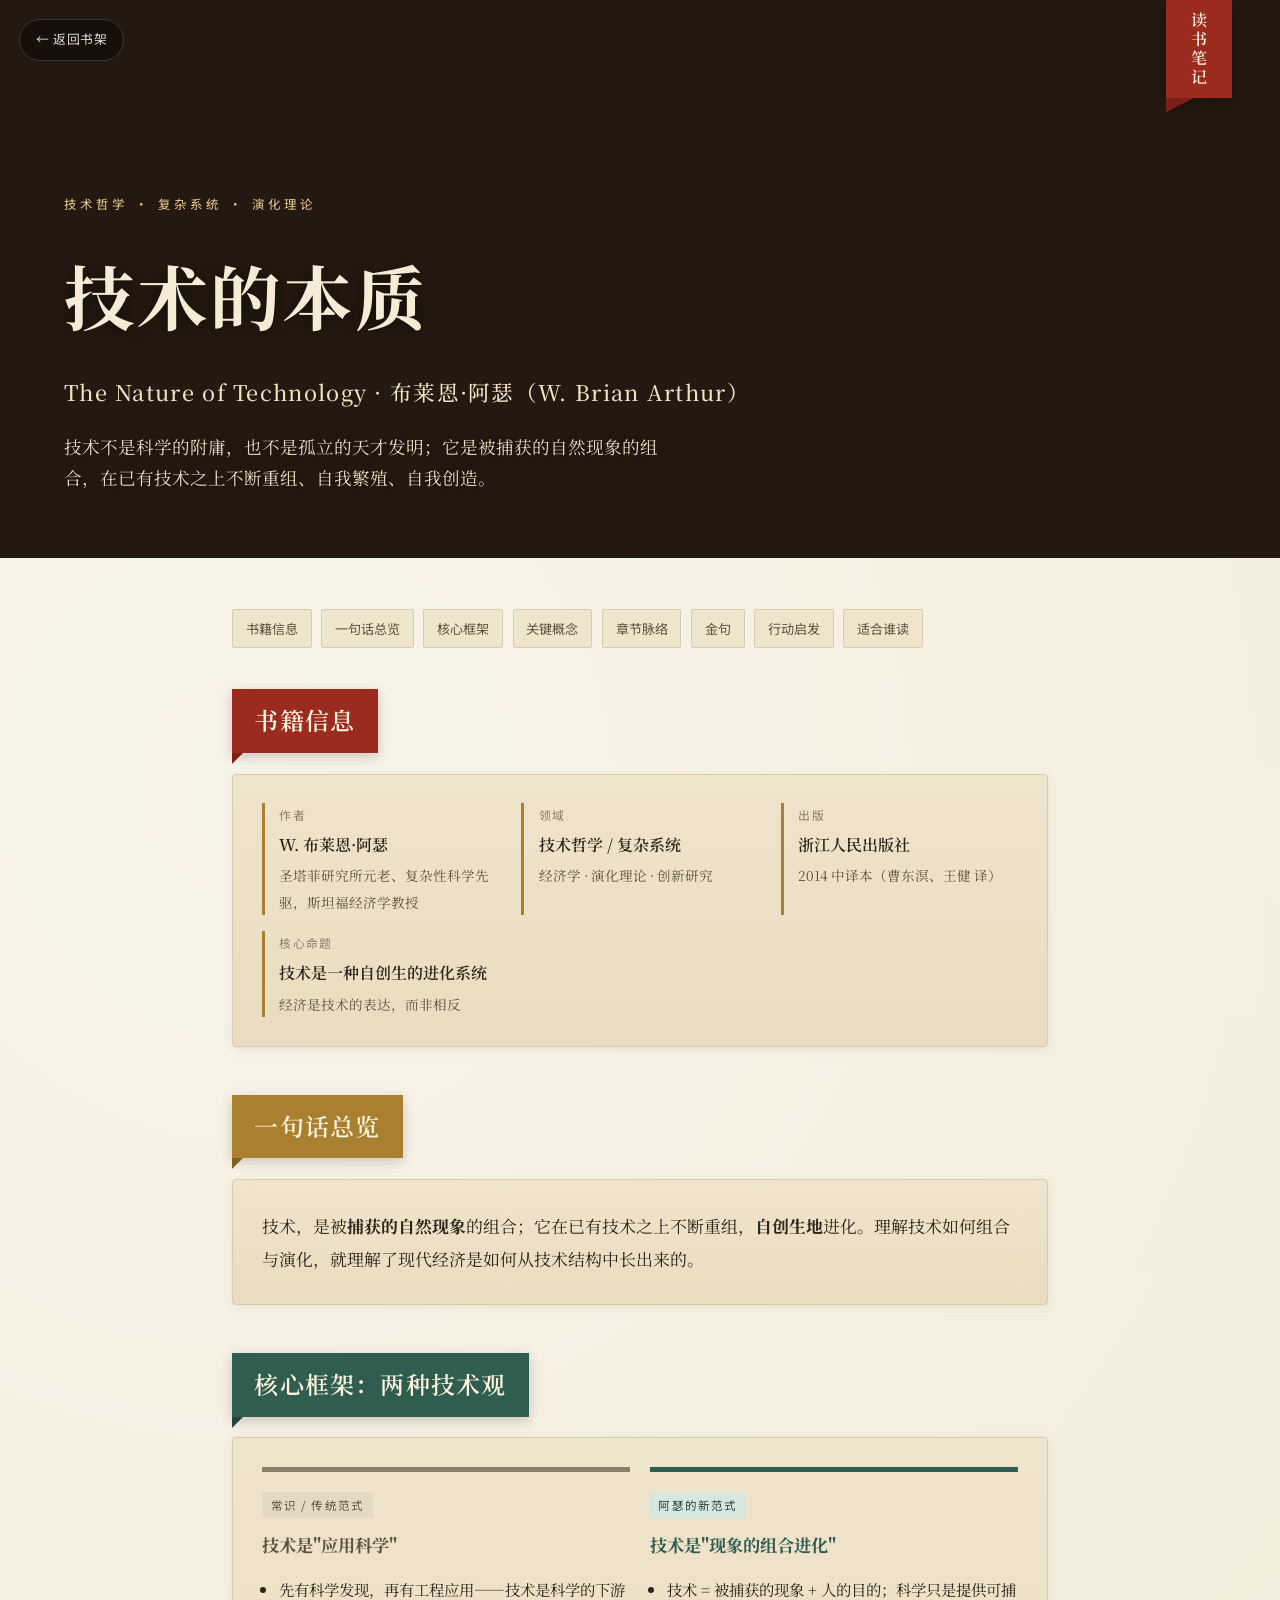
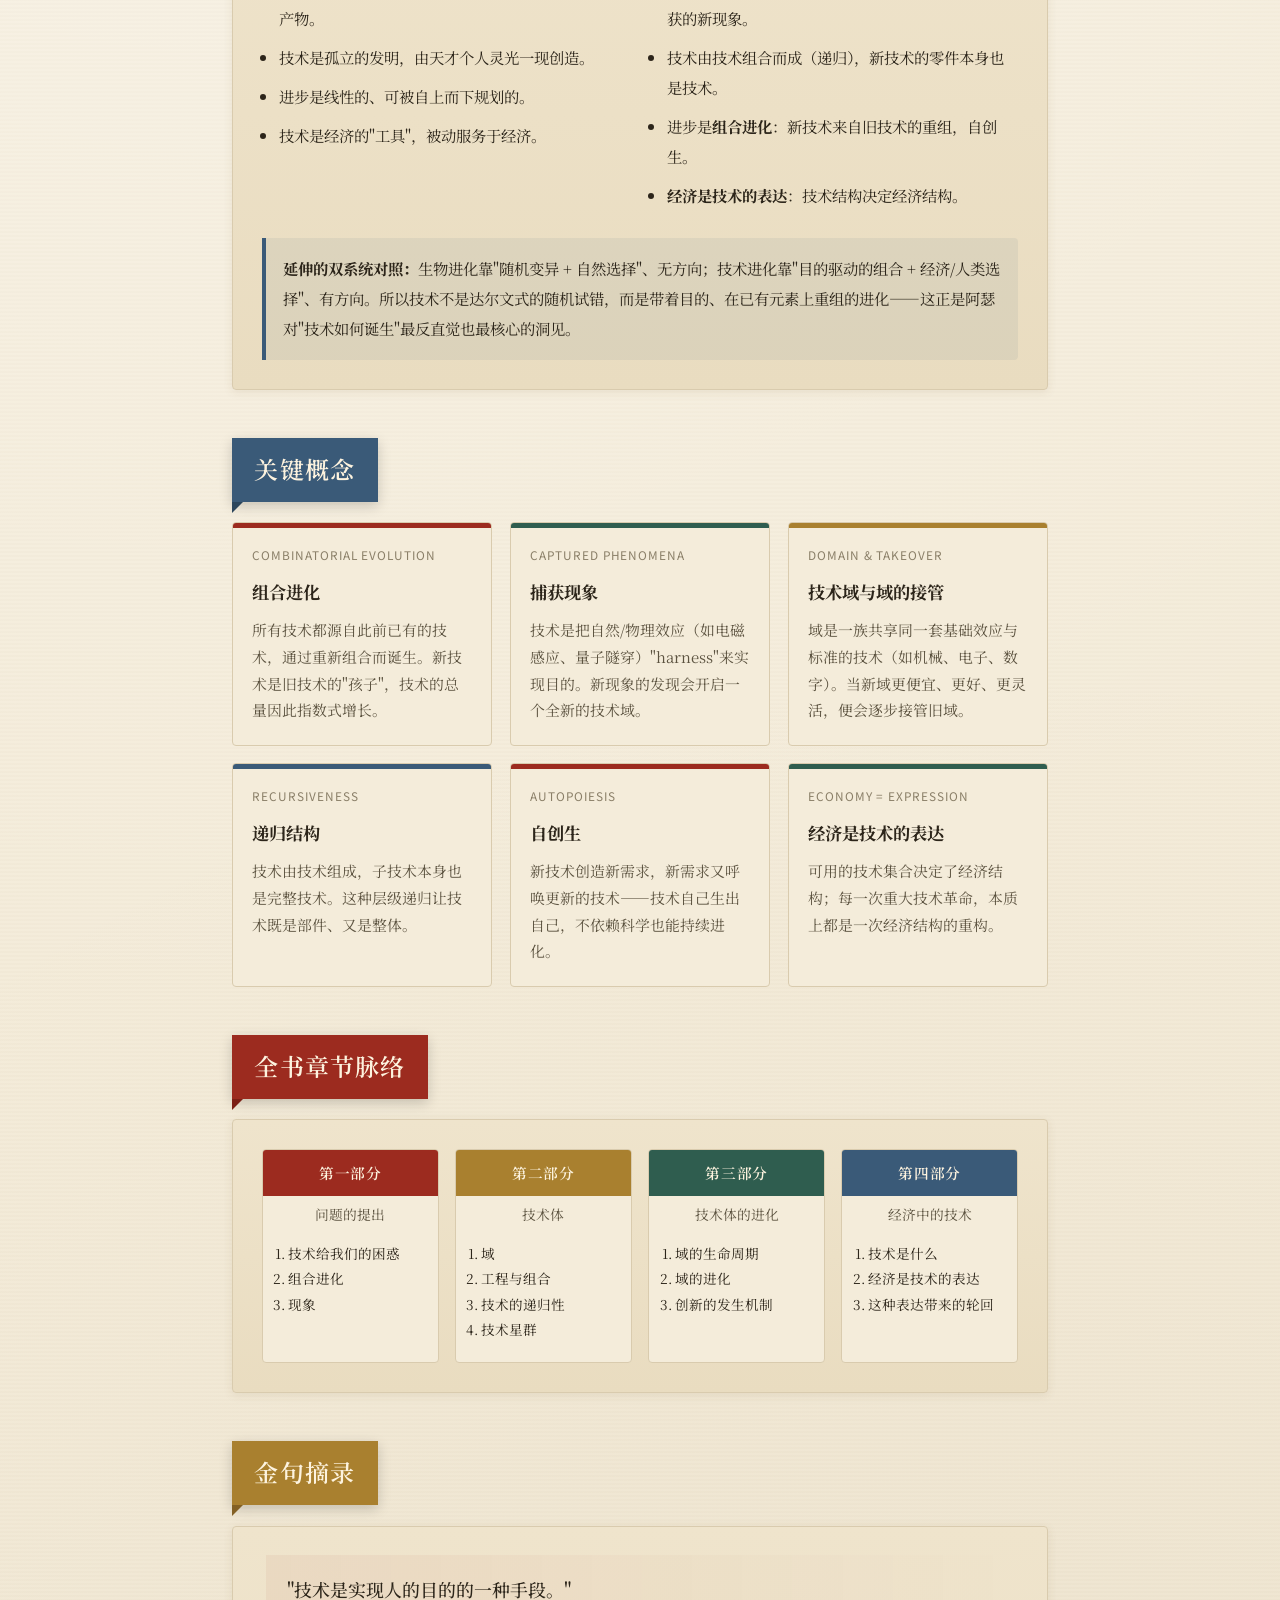
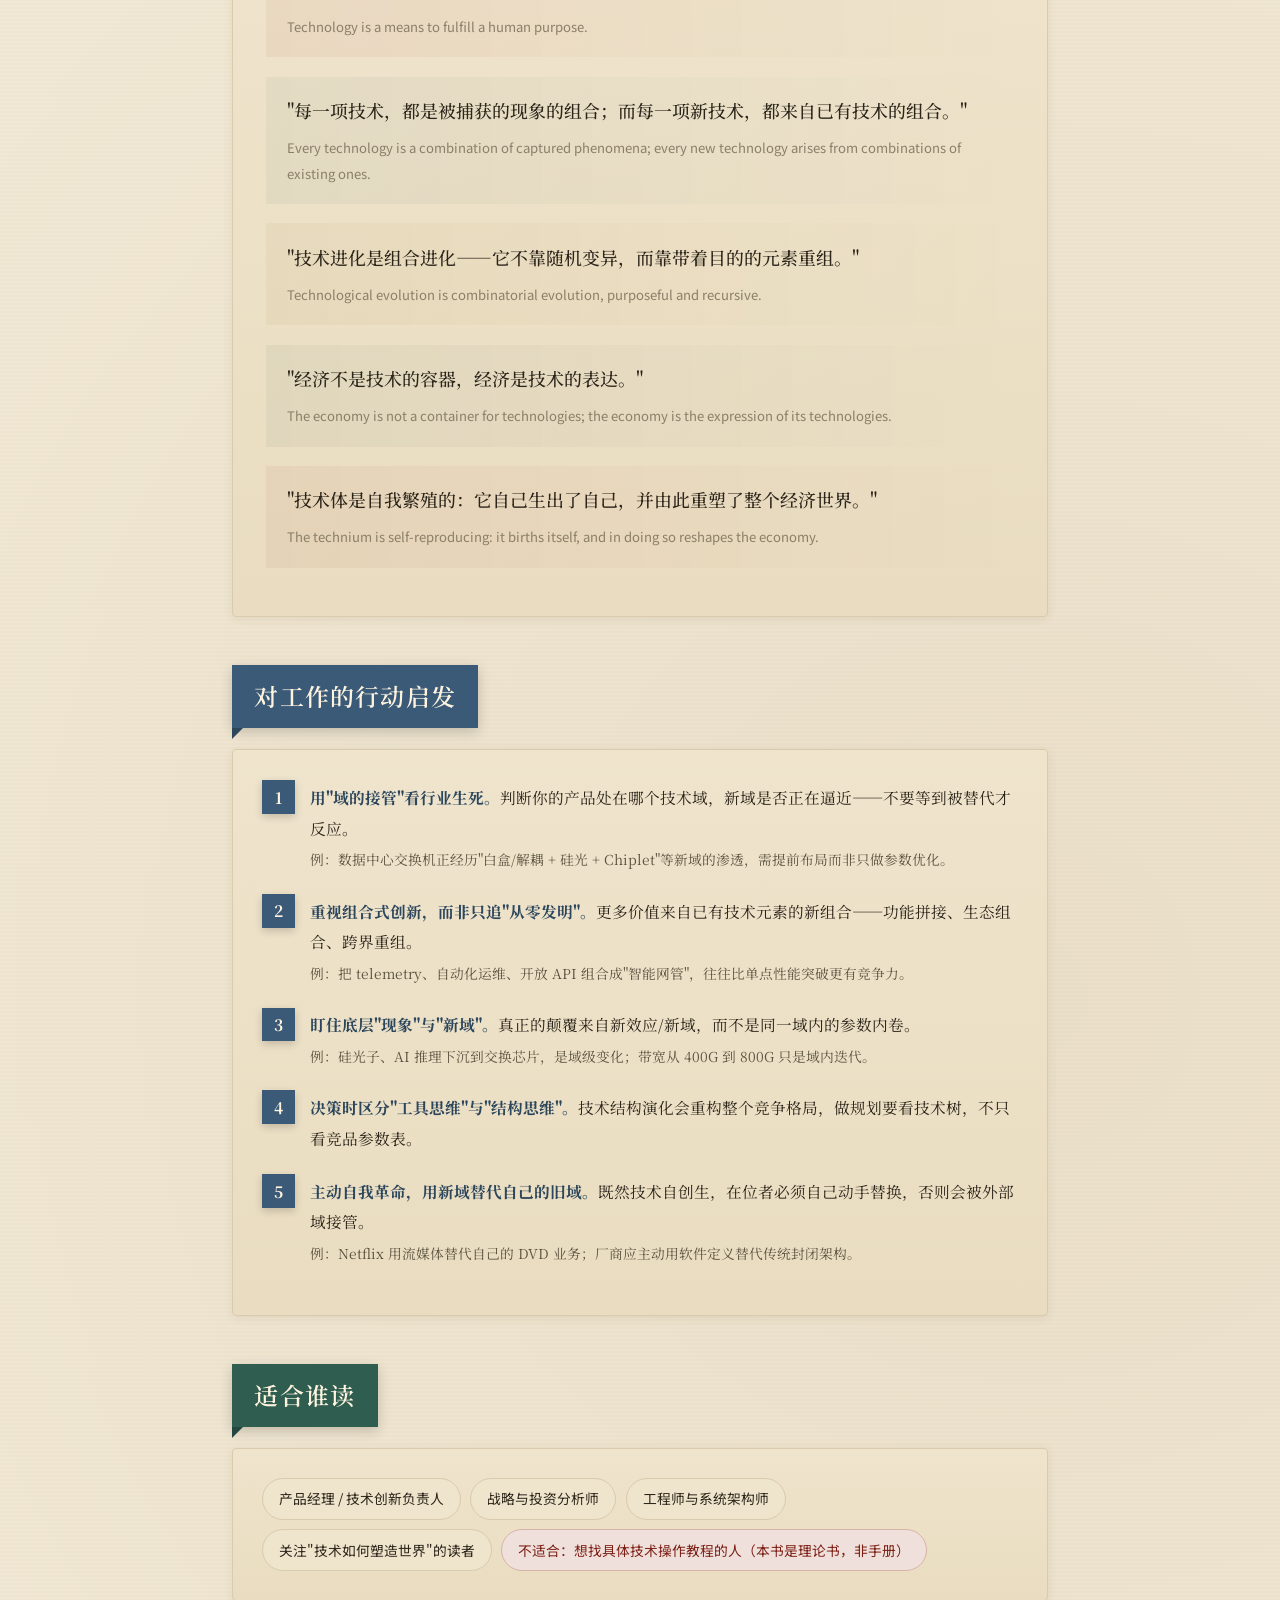
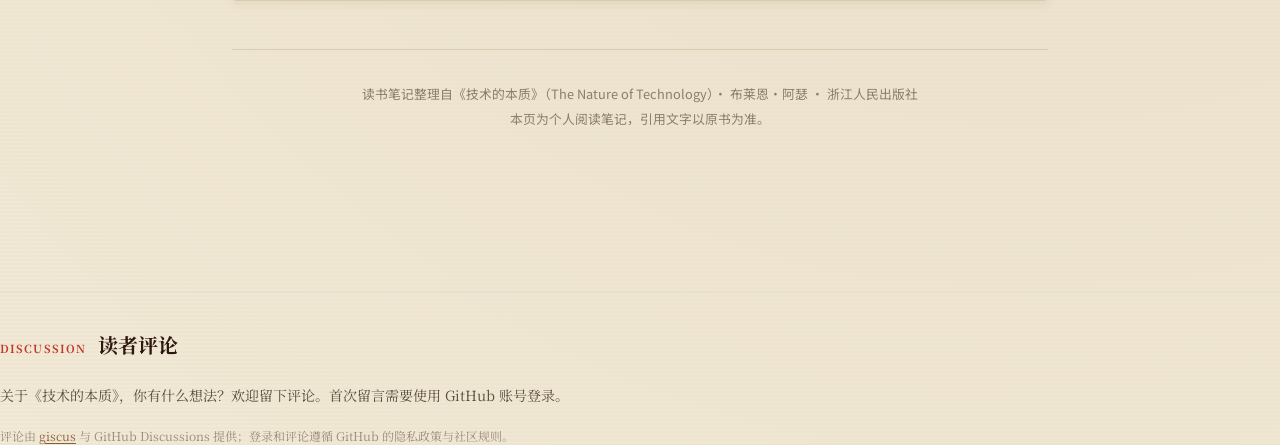
<file: books/nature-of-technology/index.html>
<!DOCTYPE html>
<html lang="zh-CN">
<head>
<meta charset="UTF-8">
<meta name="viewport" content="width=device-width, initial-scale=1.0">
<title>技术的本质 · 读书笔记</title>
<link rel="preconnect" href="https://fonts.googleapis.com">
<link rel="preconnect" href="https://fonts.gstatic.com" crossorigin>
<link href="https://fonts.googleapis.com/css2?family=Noto+Serif+SC:wght@400;500;600;700&family=Noto+Sans+SC:wght@400;500&display=swap" rel="stylesheet">
<link rel="stylesheet" href="../../assets/comments.css">
<style>
  :root{
    --paper:#f4ecda;
    --paper-2:#efe4cc;
    --paper-3:#e9dcc0;
    --ink:#2c251a;
    --ink-soft:#5c5340;
    --ink-faint:#8a7f68;
    --line:#d9cbae;
    --red:#9c2b1f;
    --red-d:#7c1f15;
    --green:#2f5d4f;
    --green-d:#234741;
    --gold:#a9802f;
    --gold-d:#836024;
    --blue:#3a5a78;
    --blue-d:#2c465c;
    --serif:"Noto Serif SC","Source Han Serif SC","Songti SC","STSong","SimSun",serif;
    --sans:"Noto Sans SC","PingFang SC","Microsoft YaHei",sans-serif;
  }

  *{box-sizing:border-box;}
  html{scroll-behavior:smooth;}
  body{
    margin:0;
    font-family:var(--serif);
    color:var(--ink);
    line-height:1.95;
    background-color:var(--paper);
    background-image:
      radial-gradient(circle at 20% 15%, rgba(255,255,255,.45), transparent 40%),
      radial-gradient(circle at 80% 80%, rgba(160,130,80,.12), transparent 45%),
      repeating-linear-gradient(0deg, rgba(140,110,70,.025) 0 2px, transparent 2px 4px);
    -webkit-font-smoothing:antialiased;
  }

  /* ---------- HERO ---------- */
  .hero{
    position:relative;
    min-height:clamp(380px,62vh,600px);
    display:flex;
    align-items:flex-end;
    padding:clamp(1.6rem,5vw,4rem);
    color:#f6ecd6;
    background-color:#241910;
    background-image:
      linear-gradient(to bottom, rgba(28,18,10,.20) 0%, rgba(28,18,10,.55) 55%, rgba(20,12,6,.92) 100%),
      url('https://images.unsplash.com/photo-1507842217343-583bb7270b66?auto=format&fit=crop&w=1920&q=80') center/cover no-repeat;
    background-position:center;
    background-size:cover;
    background-attachment:fixed;
  }
  @media (max-width:640px){ .hero{background-attachment:scroll;} }

  .hero-ribbon{
    position:absolute;
    top:0; right:clamp(1.2rem,5vw,3rem);
    background:var(--red);
    color:#fbeede;
    font-family:var(--serif);
    font-weight:600;
    letter-spacing:.18em;
    padding:.7rem 1.1rem;
    writing-mode:vertical-rl;
    text-orientation:upright;
    box-shadow:0 6px 18px rgba(0,0,0,.35);
  }
  .hero-ribbon::after{
    content:"";
    position:absolute;
    bottom:-14px; left:0;
    border-width:14px 28px 0 0;
    border-style:solid;
    border-color:var(--red-d) transparent transparent transparent;
  }
  .hero-inner{max-width:760px;}
  .hero-kicker{
    font-family:var(--sans);
    font-size:.78rem;
    letter-spacing:.32em;
    text-transform:uppercase;
    color:#e7c98f;
    margin:0 0 .6rem;
  }
  .hero h1{
    font-size:clamp(2.4rem,9vw,4.4rem);
    font-weight:700;
    margin:0;
    letter-spacing:.04em;
    text-shadow:0 2px 16px rgba(0,0,0,.55);
  }
  .hero-sub{
    font-size:clamp(1rem,3.4vw,1.35rem);
    font-weight:500;
    margin:.5rem 0 0;
    color:#f0e2c4;
    letter-spacing:.06em;
  }
  .hero-desc{
    margin:1.1rem 0 0;
    font-size:clamp(.95rem,3vw,1.1rem);
    color:#e9dcc2;
    max-width:34em;
    line-height:1.8;
    text-shadow:0 1px 8px rgba(0,0,0,.5);
  }

  /* ---------- LAYOUT ---------- */
  .wrap{
    max-width:880px;
    margin:0 auto;
    padding:clamp(1.6rem,5vw,3rem) clamp(1.1rem,5vw,2rem) 4rem;
  }

  /* TOC bookmark chips */
  .toc{
    display:flex;
    flex-wrap:wrap;
    gap:.6rem;
    margin:0 0 2.4rem;
    padding:.2rem 0;
  }
  .toc a{
    font-family:var(--sans);
    font-size:.82rem;
    color:var(--ink-soft);
    text-decoration:none;
    border:1px solid var(--line);
    border-radius:2px;
    padding:.34rem .8rem;
    background:var(--paper-2);
    transition:.18s;
    position:relative;
    top:0;
  }
  .toc a:hover{ top:-2px; border-color:var(--red); color:var(--red); }

  /* Section card + ribbon header */
  .section{ margin:0 0 3rem; }
  .ribbon{
    display:inline-block;
    font-family:var(--serif);
    font-weight:600;
    font-size:clamp(1.15rem,4vw,1.5rem);
    color:#fdf3df;
    padding:.5rem 1.4rem .55rem;
    margin:0 0 1.3rem;
    letter-spacing:.05em;
    position:relative;
    box-shadow:0 4px 12px rgba(0,0,0,.18);
  }
  .ribbon.red{ background:var(--red); }
  .ribbon.green{ background:var(--green); }
  .ribbon.gold{ background:var(--gold); }
  .ribbon.blue{ background:var(--blue); }
  .ribbon::after{
    content:"";
    position:absolute;
    left:0; bottom:-11px;
    border-width:11px 11px 0 0;
    border-style:solid;
    border-color:var(--red-d) transparent transparent transparent;
  }
  .ribbon.red::after{ border-color:var(--red-d) transparent transparent transparent; }
  .ribbon.green::after{ border-color:var(--green-d) transparent transparent transparent; }
  .ribbon.gold::after{ border-color:var(--gold-d) transparent transparent transparent; }
  .ribbon.blue::after{ border-color:var(--blue-d) transparent transparent transparent; }

  .card{
    background:linear-gradient(180deg,var(--paper-2),var(--paper-3));
    border:1px solid var(--line);
    border-radius:4px;
    padding:clamp(1.2rem,4vw,1.8rem);
    box-shadow:0 2px 10px rgba(120,90,40,.10);
  }

  p{ margin:0 0 1rem; }
  p:last-child{ margin-bottom:0; }
  .lead{ font-size:1.06rem; color:var(--ink); }
  .muted{ color:var(--ink-soft); }

  /* Book info grid */
  .meta{
    display:grid;
    grid-template-columns:repeat(auto-fit,minmax(180px,1fr));
    gap:1rem 1.4rem;
  }
  .meta .item{ border-left:3px solid var(--gold); padding-left:.9rem; }
  .meta .k{ font-family:var(--sans); font-size:.74rem; letter-spacing:.12em; color:var(--ink-faint); text-transform:uppercase; }
  .meta .v{ font-size:1rem; font-weight:600; margin-top:.15rem; }
  .meta .v small{ display:block; font-weight:400; font-size:.85rem; color:var(--ink-soft); margin-top:.15rem; }

  /* Two-column comparison */
  .compare{
    display:grid;
    grid-template-columns:1fr 1fr;
    gap:1.2rem;
  }
  .compare .col{
    border-top:5px solid;
    padding-top:1rem;
  }
  .compare .col.old{ border-color:var(--ink-faint); }
  .compare .col.new{ border-color:var(--green); }
  .compare h4{ margin:.2rem 0 .8rem; font-size:1.08rem; }
  .compare .old h4{ color:var(--ink-soft); }
  .compare .new h4{ color:var(--green); }
  .compare ul{ margin:0; padding-left:1.1rem; }
  .compare li{ margin:0 0 .55rem; font-size:.96rem; }
  .compare .tag{
    display:inline-block; font-family:var(--sans); font-size:.72rem;
    letter-spacing:.1em; padding:.12rem .55rem; border-radius:2px; margin-bottom:.4rem;
  }
  .compare .old .tag{ background:#e3d9c4; color:var(--ink-soft); }
  .compare .new .tag{ background:#d7e6df; color:var(--green-d); }

  .subnote{
    margin-top:1.2rem; padding:1rem 1.1rem;
    background:rgba(58,90,120,.08);
    border-left:4px solid var(--blue);
    border-radius:0 4px 4px 0;
    font-size:.96rem;
  }

  /* Concept cards */
  .concepts{
    display:grid;
    grid-template-columns:repeat(auto-fit,minmax(244px,1fr));
    gap:1.1rem;
  }
  .ccard{
    background:var(--paper);
    border:1px solid var(--line);
    border-radius:4px;
    padding:1.2rem 1.2rem 1.3rem;
    position:relative;
    overflow:hidden;
  }
  .ccard::before{
    content:""; position:absolute; top:0; left:0; width:100%; height:5px;
  }
  .ccard.c1::before{ background:var(--red); }
  .ccard.c2::before{ background:var(--green); }
  .ccard.c3::before{ background:var(--gold); }
  .ccard.c4::before{ background:var(--blue); }
  .ccard.c5::before{ background:var(--red); }
  .ccard.c6::before{ background:var(--green); }
  .ccard h4{ margin:.6rem 0 .5rem; font-size:1.08rem; }
  .ccard .en{ font-family:var(--sans); font-size:.74rem; letter-spacing:.08em; color:var(--ink-faint); text-transform:uppercase; }
  .ccard p{ font-size:.93rem; color:var(--ink-soft); line-height:1.8; margin:0; }

  /* Chapter map */
  .map{
    display:grid;
    grid-template-columns:repeat(4,1fr);
    gap:1rem;
    position:relative;
  }
  .map .part{
    background:var(--paper);
    border:1px solid var(--line);
    border-radius:4px;
    padding:0 0 .9rem;
    overflow:hidden;
  }
  .map .ph{
    color:#fdf3df; font-weight:600; text-align:center;
    padding:.55rem .4rem; font-size:.92rem; letter-spacing:.04em;
  }
  .map .part:nth-child(1) .ph{ background:var(--red); }
  .map .part:nth-child(2) .ph{ background:var(--gold); }
  .map .part:nth-child(3) .ph{ background:var(--green); }
  .map .part:nth-child(4) .ph{ background:var(--blue); }
  .map .ptitle{ font-size:.86rem; color:var(--ink-soft); text-align:center; padding:.5rem .4rem .6rem; line-height:1.5; }
  .map ol{ margin:0; padding:.2rem 1rem .2rem 1.6rem; }
  .map li{ font-size:.85rem; color:var(--ink); margin:.32rem 0; line-height:1.5; }

  /* Quotes */
  .quote{
    border-left:6px solid var(--red);
    background:linear-gradient(90deg,rgba(156,43,31,.06),transparent);
    padding:1.1rem 1.3rem;
    margin:0 0 1.2rem;
    position:relative;
  }
  .quote:nth-child(2n){ border-left-color:var(--green); background:linear-gradient(90deg,rgba(47,93,79,.06),transparent); }
  .quote:nth-child(3n){ border-left-color:var(--gold); background:linear-gradient(90deg,rgba(169,128,47,.07),transparent); }
  .quote .q{ font-size:1.12rem; font-weight:500; line-height:1.85; }
  .quote .en{ display:block; font-family:var(--sans); font-size:.82rem; color:var(--ink-faint); margin-top:.5rem; font-style:normal; }

  /* Action list */
  .actions{ counter-reset:act; list-style:none; margin:0; padding:0; }
  .actions li{
    position:relative;
    padding:.2rem 0 .2rem 3rem;
    margin:0 0 1rem;
    font-size:.98rem;
  }
  .actions li::before{
    counter-increment:act; content:counter(act);
    position:absolute; left:0; top:.1rem;
    width:2.1rem; height:2.1rem;
    background:var(--blue); color:#fdf3df;
    font-family:var(--serif); font-weight:700;
    display:flex; align-items:center; justify-content:center;
    box-shadow:0 3px 8px rgba(0,0,0,.18);
  }
  .actions b{ color:var(--blue-d); }
  .actions .eg{ display:block; font-size:.86rem; color:var(--ink-soft); margin-top:.2rem; }

  /* Tags */
  .tags{ display:flex; flex-wrap:wrap; gap:.6rem; }
  .tagpill{
    font-family:var(--sans); font-size:.86rem;
    background:var(--paper-2); border:1px solid var(--line);
    border-radius:30px; padding:.4rem 1rem; color:var(--ink);
  }
  .tagpill.no{ background:#efe0db; border-color:#d8b3aa; color:var(--red-d); }

  footer{
    text-align:center;
    color:var(--ink-faint);
    font-family:var(--sans);
    font-size:.8rem;
    padding:2rem 1rem 3rem;
    border-top:1px solid var(--line);
    margin-top:2rem;
  }

  /* ---------- Scroll-triggered animations ---------- */
  .animate-on-scroll {
    opacity: 0;
    transform: translateY(22px);
    transition: opacity 0.7s cubic-bezier(0.22, 1, 0.36, 1),
                transform 0.7s cubic-bezier(0.22, 1, 0.36, 1);
  }
  .animate-on-scroll.visible {
    opacity: 1;
    transform: translateY(0);
  }
  .animate-on-scroll.card-stagger { transition-delay: calc(var(--i, 0) * 0.07s); }
  .animate-on-scroll.card-stagger.visible { transition-delay: calc(var(--i, 0) * 0.07s); }

  /* Quote left ribbon slide */
  .quote.animate-on-scroll {
    border-left: 4px solid transparent;
    transition: opacity 0.7s cubic-bezier(0.22, 1, 0.36, 1),
                transform 0.7s cubic-bezier(0.22, 1, 0.36, 1),
                border-left-color 0.5s 0.3s ease;
  }

  /* ---------- Back to Shelf ---------- */
  .back-to-shelf {
    position: fixed;
    top: 1.2rem;
    left: 1.2rem;
    z-index: 100;
    display: flex;
    align-items: center;
    gap: 0.4rem;
    font-family: var(--sans);
    font-size: 0.8rem;
    color: rgba(255,255,255,0.85);
    text-decoration: none;
    background: rgba(0,0,0,0.35);
    backdrop-filter: blur(8px);
    -webkit-backdrop-filter: blur(8px);
    padding: 0.45rem 1rem;
    border-radius: 100px;
    border: 1px solid rgba(255,255,255,0.15);
    letter-spacing: 0.04em;
    transition: background 0.2s, color 0.2s;
  }
  .back-to-shelf:hover {
    background: rgba(0,0,0,0.55);
    color: #fff;
  }

  /* ---------- Responsive ---------- */
  @media (max-width:760px){
    .compare{ grid-template-columns:1fr; }
    .map{ grid-template-columns:repeat(2,1fr); }
  }
  @media (max-width:480px){
    .map{ grid-template-columns:1fr; }
    .hero-ribbon{ font-size:.9rem; padding:.5rem .8rem; }
    body{ line-height:1.85; }
  }
</style>
</head>
<body>

<a href="../../" class="back-to-shelf">&larr; 返回书架</a>

<header class="hero">
  <div class="hero-ribbon">读书笔记</div>
  <div class="hero-inner">
    <p class="hero-kicker">技术哲学 &middot; 复杂系统 &middot; 演化理论</p>
    <h1>技术的本质</h1>
    <p class="hero-sub">The Nature of Technology &middot; 布莱恩&middot;阿瑟（W. Brian Arthur）</p>
    <p class="hero-desc">技术不是科学的附庸，也不是孤立的天才发明；它是被捕获的自然现象的组合，在已有技术之上不断重组、自我繁殖、自我创造。</p>
  </div>
</header>

<main class="wrap">

  <nav class="toc">
    <a href="#info">书籍信息</a>
    <a href="#overview">一句话总览</a>
    <a href="#framework">核心框架</a>
    <a href="#concepts">关键概念</a>
    <a href="#map">章节脉络</a>
    <a href="#quotes">金句</a>
    <a href="#actions">行动启发</a>
    <a href="#who">适合谁读</a>
  </nav>

  <!-- 书籍信息 -->
  <section class="section" id="info">
    <span class="ribbon red animate-on-scroll">书籍信息</span>
    <div class="card animate-on-scroll">
      <div class="meta">
        <div class="item">
          <div class="k">作者</div>
          <div class="v">W. 布莱恩&middot;阿瑟<small>圣塔菲研究所元老、复杂性科学先驱，斯坦福经济学教授</small></div>
        </div>
        <div class="item">
          <div class="k">领域</div>
          <div class="v">技术哲学 / 复杂系统<small>经济学 &middot; 演化理论 &middot; 创新研究</small></div>
        </div>
        <div class="item">
          <div class="k">出版</div>
          <div class="v">浙江人民出版社<small>2014 中译本（曹东溟、王健 译）</small></div>
        </div>
        <div class="item">
          <div class="k">核心命题</div>
          <div class="v">技术是一种自创生的进化系统<small>经济是技术的表达，而非相反</small></div>
        </div>
      </div>
    </div>
  </section>

  <!-- 一句话总览 -->
  <section class="section" id="overview">
    <span class="ribbon gold animate-on-scroll">一句话总览</span>
    <div class="card animate-on-scroll">
      <p class="lead">技术，是被<strong>捕获的自然现象</strong>的组合；它在已有技术之上不断重组，<strong>自创生地</strong>进化。理解技术如何组合与演化，就理解了现代经济是如何从技术结构中长出来的。</p>
    </div>
  </section>

  <!-- 核心框架 -->
  <section class="section" id="framework">
    <span class="ribbon green animate-on-scroll">核心框架：两种技术观</span>
    <div class="card animate-on-scroll">
      <div class="compare">
        <div class="col old">
          <span class="tag">常识 / 传统范式</span>
          <h4>技术是"应用科学"</h4>
          <ul>
            <li>先有科学发现，再有工程应用——技术是科学的下游产物。</li>
            <li>技术是孤立的发明，由天才个人灵光一现创造。</li>
            <li>进步是线性的、可被自上而下规划的。</li>
            <li>技术是经济的"工具"，被动服务于经济。</li>
          </ul>
        </div>
        <div class="col new">
          <span class="tag">阿瑟的新范式</span>
          <h4>技术是"现象的组合进化"</h4>
          <ul>
            <li>技术 = 被捕获的现象 + 人的目的；科学只是提供可捕获的新现象。</li>
            <li>技术由技术组合而成（递归），新技术的零件本身也是技术。</li>
            <li>进步是<strong>组合进化</strong>：新技术来自旧技术的重组，自创生。</li>
            <li><strong>经济是技术的表达</strong>：技术结构决定经济结构。</li>
          </ul>
        </div>
      </div>
      <div class="subnote">
        <strong>延伸的双系统对照：</strong>生物进化靠"随机变异 + 自然选择"、无方向；技术进化靠"目的驱动的组合 + 经济/人类选择"、有方向。所以技术不是达尔文式的随机试错，而是带着目的、在已有元素上重组的进化——这正是阿瑟对"技术如何诞生"最反直觉也最核心的洞见。
      </div>
    </div>
  </section>

  <!-- 关键概念 -->
  <section class="section" id="concepts">
    <span class="ribbon blue animate-on-scroll">关键概念</span>
    <div class="concepts">
      <div class="ccard c1 animate-on-scroll card-stagger" style="--i:0">
        <div class="en">Combinatorial Evolution</div>
        <h4>组合进化</h4>
        <p>所有技术都源自此前已有的技术，通过重新组合而诞生。新技术是旧技术的"孩子"，技术的总量因此指数式增长。</p>
      </div>
      <div class="ccard c2 animate-on-scroll card-stagger" style="--i:1">
        <div class="en">Captured Phenomena</div>
        <h4>捕获现象</h4>
        <p>技术是把自然/物理效应（如电磁感应、量子隧穿）"harness"来实现目的。新现象的发现会开启一个全新的技术域。</p>
      </div>
      <div class="ccard c3 animate-on-scroll card-stagger" style="--i:2">
        <div class="en">Domain & Takeover</div>
        <h4>技术域与域的接管</h4>
        <p>域是一族共享同一套基础效应与标准的技术（如机械、电子、数字）。当新域更便宜、更好、更灵活，便会逐步接管旧域。</p>
      </div>
      <div class="ccard c4 animate-on-scroll card-stagger" style="--i:3">
        <div class="en">Recursiveness</div>
        <h4>递归结构</h4>
        <p>技术由技术组成，子技术本身也是完整技术。这种层级递归让技术既是部件、又是整体。</p>
      </div>
      <div class="ccard c5 animate-on-scroll card-stagger" style="--i:4">
        <div class="en">Autopoiesis</div>
        <h4>自创生</h4>
        <p>新技术创造新需求，新需求又呼唤更新的技术——技术自己生出自己，不依赖科学也能持续进化。</p>
      </div>
      <div class="ccard c6 animate-on-scroll card-stagger" style="--i:5">
        <div class="en">Economy = Expression</div>
        <h4>经济是技术的表达</h4>
        <p>可用的技术集合决定了经济结构；每一次重大技术革命，本质上都是一次经济结构的重构。</p>
      </div>
    </div>
  </section>

  <!-- 章节脉络 -->
  <section class="section" id="map">
    <span class="ribbon red animate-on-scroll">全书章节脉络</span>
    <div class="card animate-on-scroll">
      <div class="map">
        <div class="part">
          <div class="ph">第一部分</div>
          <div class="ptitle">问题的提出</div>
          <ol>
            <li>技术给我们的困惑</li>
            <li>组合进化</li>
            <li>现象</li>
          </ol>
        </div>
        <div class="part">
          <div class="ph">第二部分</div>
          <div class="ptitle">技术体</div>
          <ol>
            <li>域</li>
            <li>工程与组合</li>
            <li>技术的递归性</li>
            <li>技术星群</li>
          </ol>
        </div>
        <div class="part">
          <div class="ph">第三部分</div>
          <div class="ptitle">技术体的进化</div>
          <ol>
            <li>域的生命周期</li>
            <li>域的进化</li>
            <li>创新的发生机制</li>
          </ol>
        </div>
        <div class="part">
          <div class="ph">第四部分</div>
          <div class="ptitle">经济中的技术</div>
          <ol>
            <li>技术是什么</li>
            <li>经济是技术的表达</li>
            <li>这种表达带来的轮回</li>
          </ol>
        </div>
      </div>
    </div>
  </section>

  <!-- 金句 -->
  <section class="section" id="quotes">
    <span class="ribbon gold animate-on-scroll">金句摘录</span>
    <div class="card animate-on-scroll">
      <blockquote class="quote animate-on-scroll">
        <span class="q">"技术是实现人的目的的一种手段。"</span>
        <span class="en">Technology is a means to fulfill a human purpose.</span>
      </blockquote>
      <blockquote class="quote animate-on-scroll">
        <span class="q">"每一项技术，都是被捕获的现象的组合；而每一项新技术，都来自已有技术的组合。"</span>
        <span class="en">Every technology is a combination of captured phenomena; every new technology arises from combinations of existing ones.</span>
      </blockquote>
      <blockquote class="quote animate-on-scroll">
        <span class="q">"技术进化是组合进化——它不靠随机变异，而靠带着目的的元素重组。"</span>
        <span class="en">Technological evolution is combinatorial evolution, purposeful and recursive.</span>
      </blockquote>
      <blockquote class="quote animate-on-scroll">
        <span class="q">"经济不是技术的容器，经济是技术的表达。"</span>
        <span class="en">The economy is not a container for technologies; the economy is the expression of its technologies.</span>
      </blockquote>
      <blockquote class="quote animate-on-scroll">
        <span class="q">"技术体是自我繁殖的：它自己生出了自己，并由此重塑了整个经济世界。"</span>
        <span class="en">The technium is self-reproducing: it births itself, and in doing so reshapes the economy.</span>
      </blockquote>
    </div>
  </section>

  <!-- 行动启发 -->
  <section class="section" id="actions">
    <span class="ribbon blue animate-on-scroll">对工作的行动启发</span>
    <div class="card animate-on-scroll">
      <ol class="actions">
        <li>
          <span><b>用"域的接管"看行业生死。</b>判断你的产品处在哪个技术域，新域是否正在逼近——不要等到被替代才反应。</span>
          <span class="eg">例：数据中心交换机正经历"白盒/解耦 + 硅光 + Chiplet"等新域的渗透，需提前布局而非只做参数优化。</span>
        </li>
        <li>
          <span><b>重视组合式创新，而非只追"从零发明"。</b>更多价值来自已有技术元素的新组合——功能拼接、生态组合、跨界重组。</span>
          <span class="eg">例：把 telemetry、自动化运维、开放 API 组合成"智能网管"，往往比单点性能突破更有竞争力。</span>
        </li>
        <li>
          <span><b>盯住底层"现象"与"新域"。</b>真正的颠覆来自新效应/新域，而不是同一域内的参数内卷。</span>
          <span class="eg">例：硅光子、AI 推理下沉到交换芯片，是域级变化；带宽从 400G 到 800G 只是域内迭代。</span>
        </li>
        <li>
          <span><b>决策时区分"工具思维"与"结构思维"。</b>技术结构演化会重构整个竞争格局，做规划要看技术树，不只看竞品参数表。</span>
        </li>
        <li>
          <span><b>主动自我革命，用新域替代自己的旧域。</b>既然技术自创生，在位者必须自己动手替换，否则会被外部域接管。</span>
          <span class="eg">例：Netflix 用流媒体替代自己的 DVD 业务；厂商应主动用软件定义替代传统封闭架构。</span>
        </li>
      </ol>
    </div>
  </section>

  <!-- 适合谁读 -->
  <section class="section" id="who">
    <span class="ribbon green animate-on-scroll">适合谁读</span>
    <div class="card animate-on-scroll">
      <div class="tags">
        <span class="tagpill">产品经理 / 技术创新负责人</span>
        <span class="tagpill">战略与投资分析师</span>
        <span class="tagpill">工程师与系统架构师</span>
        <span class="tagpill">关注"技术如何塑造世界"的读者</span>
        <span class="tagpill no">不适合：想找具体技术操作教程的人（本书是理论书，非手册）</span>
      </div>
    </div>
  </section>

  <footer>
    读书笔记整理自《技术的本质》（The Nature of Technology）&middot; 布莱恩&middot;阿瑟 &middot; 浙江人民出版社<br>
    本页为个人阅读笔记，引用文字以原书为准。
  </footer>

</main>

<!-- 读者评论 -->
<div class="comment-section">
  <div class="comment-section-header">
    <span class="comment-kicker">Discussion</span>
    <h2>读者评论</h2>
  </div>
  <p class="comment-intro">关于《技术的本质》，你有什么想法？欢迎留下评论。首次留言需要使用 GitHub 账号登录。</p>
  <script src="https://giscus.app/client.js"
          data-repo="Acidache/reading-notes-mindset"
          data-repo-id="R_kgDOTvUWjg"
          data-category="General"
          data-category-id="DIC_kwDOTvUWjs4DCx06"
          data-mapping="pathname"
          data-strict="1"
          data-reactions-enabled="1"
          data-emit-metadata="0"
          data-input-position="top"
          data-theme="light"
          data-lang="zh-CN"
          crossorigin="anonymous"
          async>
  </script>
  <noscript>
    <p class="comment-note">需要启用 JavaScript 才能显示评论区。你也可以直接前往
      <a href="https://github.com/Acidache/reading-notes-mindset/discussions">GitHub Discussions</a>
      参与讨论。
    </p>
  </noscript>
  <p class="comment-note">评论由 <a href="https://giscus.app/zh-CN" rel="noopener noreferrer">giscus</a> 与 GitHub Discussions 提供；登录和评论遵循 GitHub 的隐私政策与社区规则。</p>
</div>

<script>
  // Scroll-triggered reveal animations
  const observer = new IntersectionObserver((entries) => {
    entries.forEach(entry => {
      if (entry.isIntersecting) {
        entry.target.classList.add('visible');
      }
    });
  }, { threshold: 0.15, rootMargin: '0px 0px -30px 0px' });

  document.querySelectorAll('.animate-on-scroll').forEach(el => observer.observe(el));
</script>

</body>
</html>
</file>
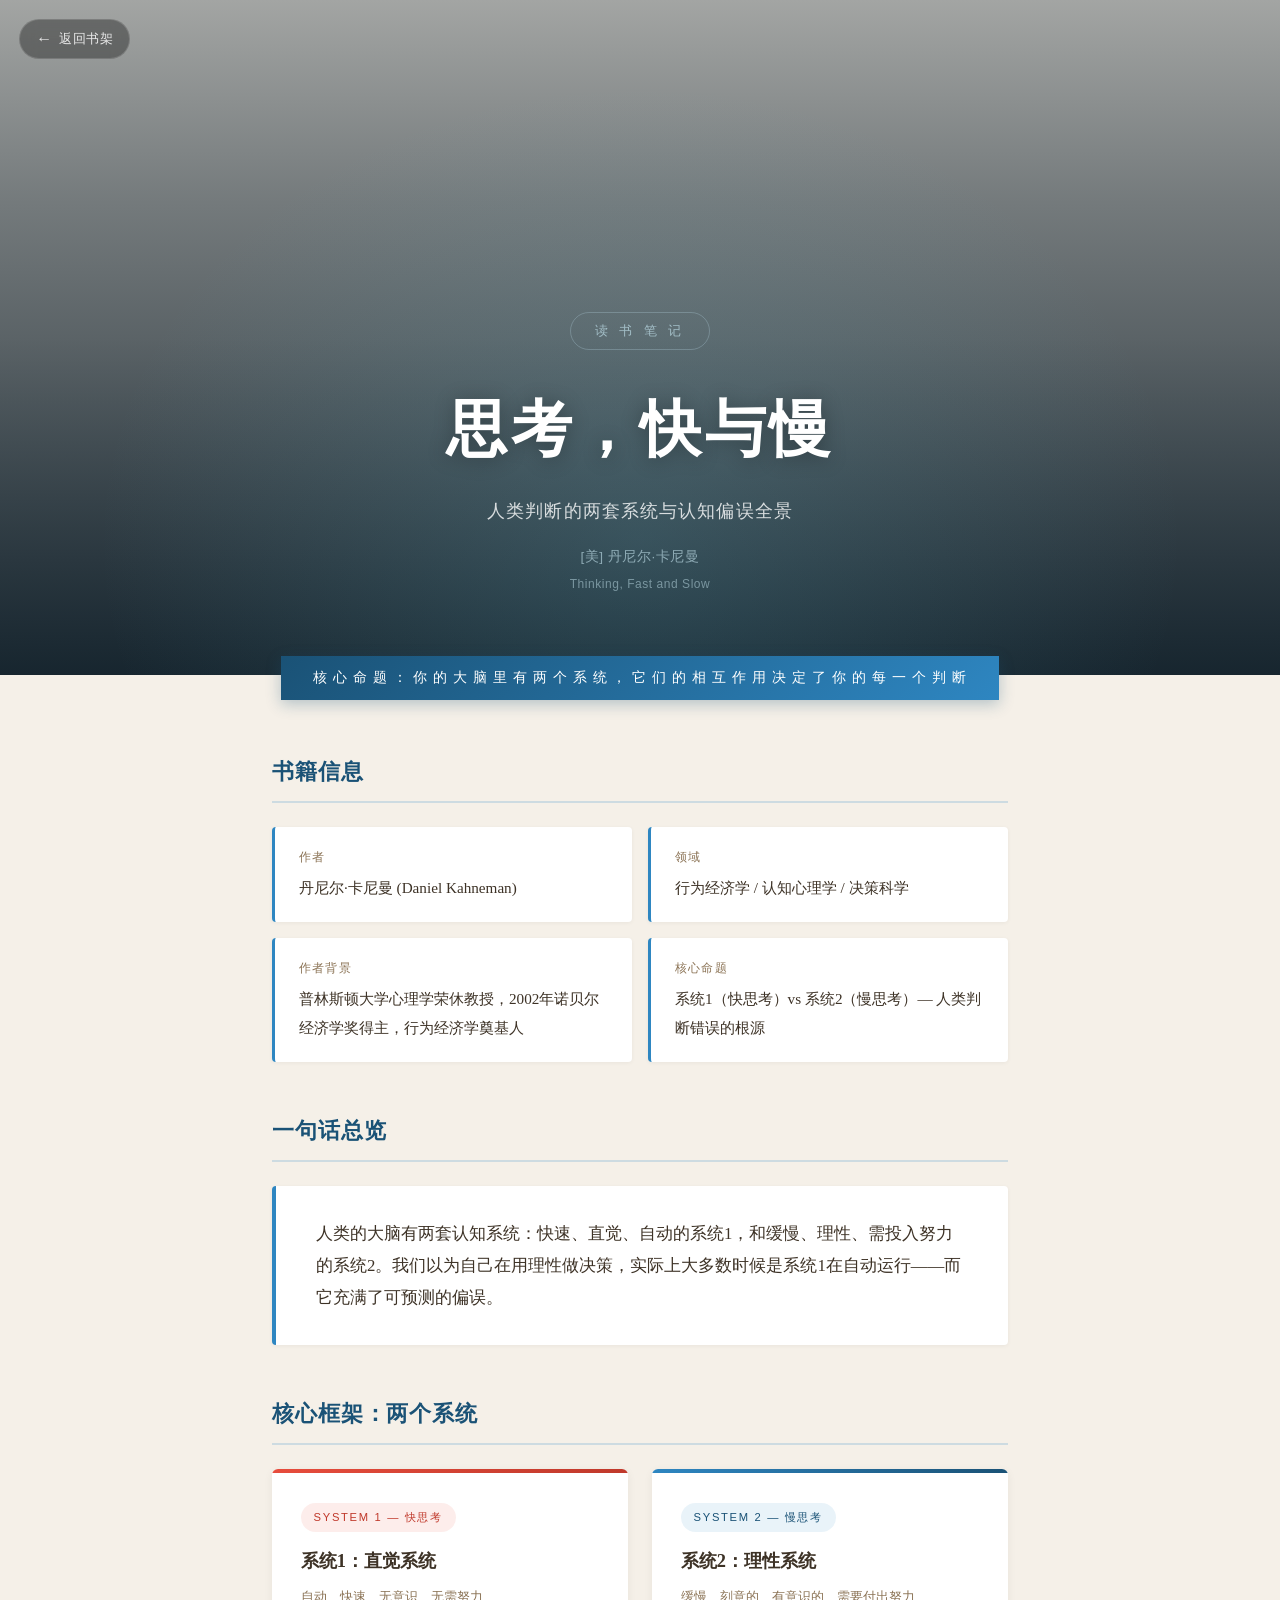
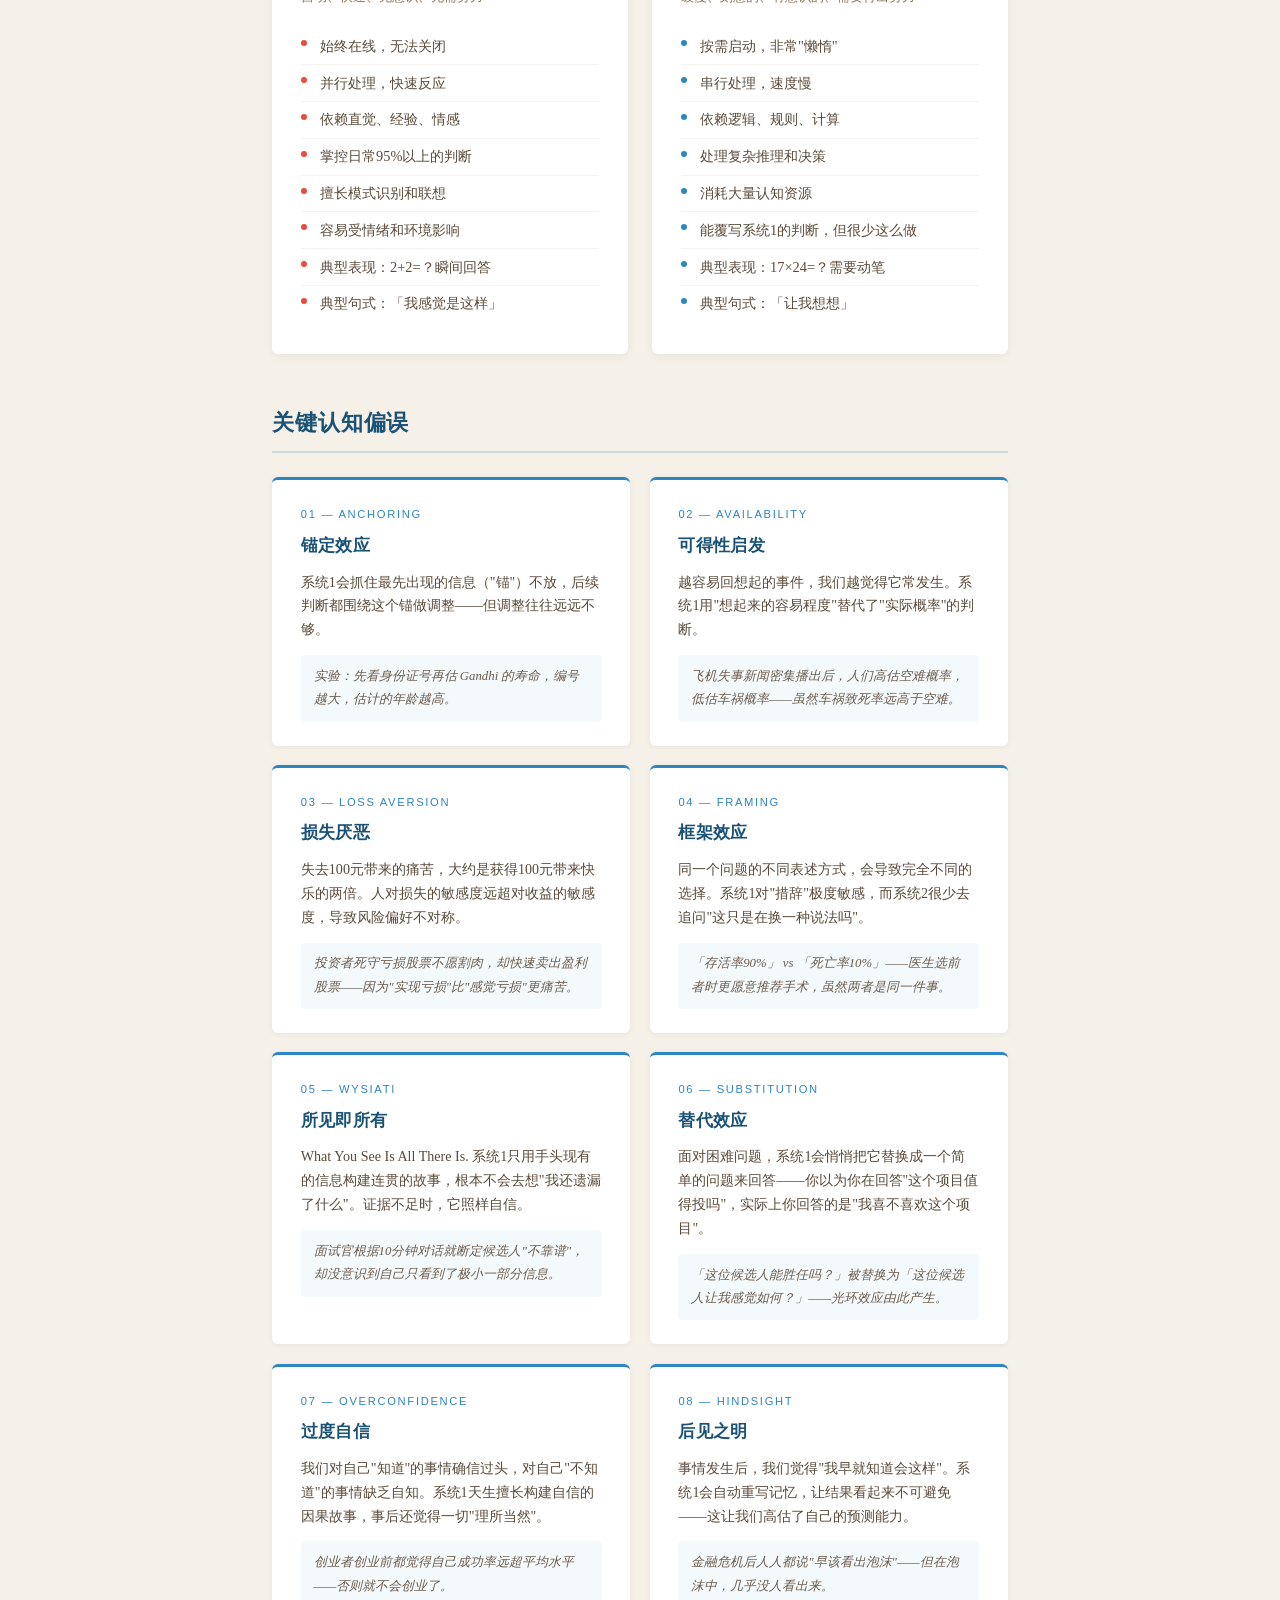
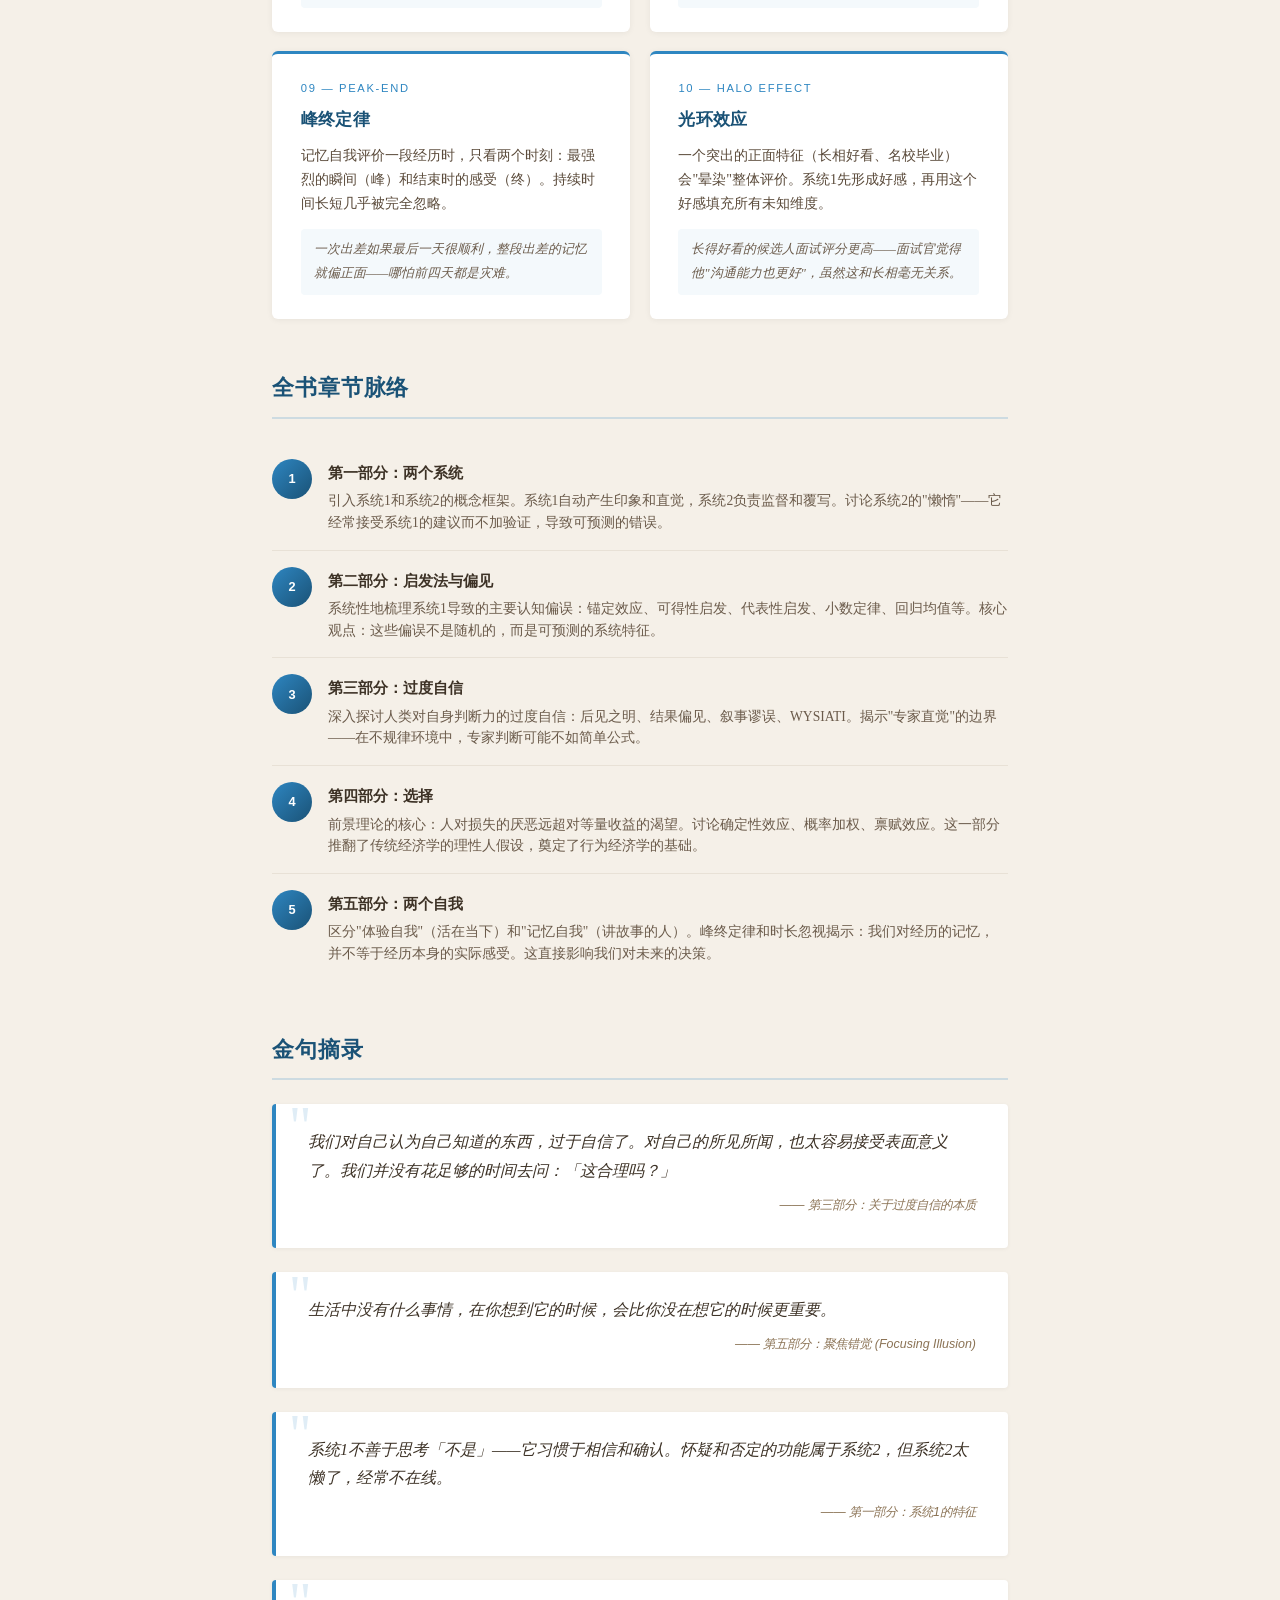
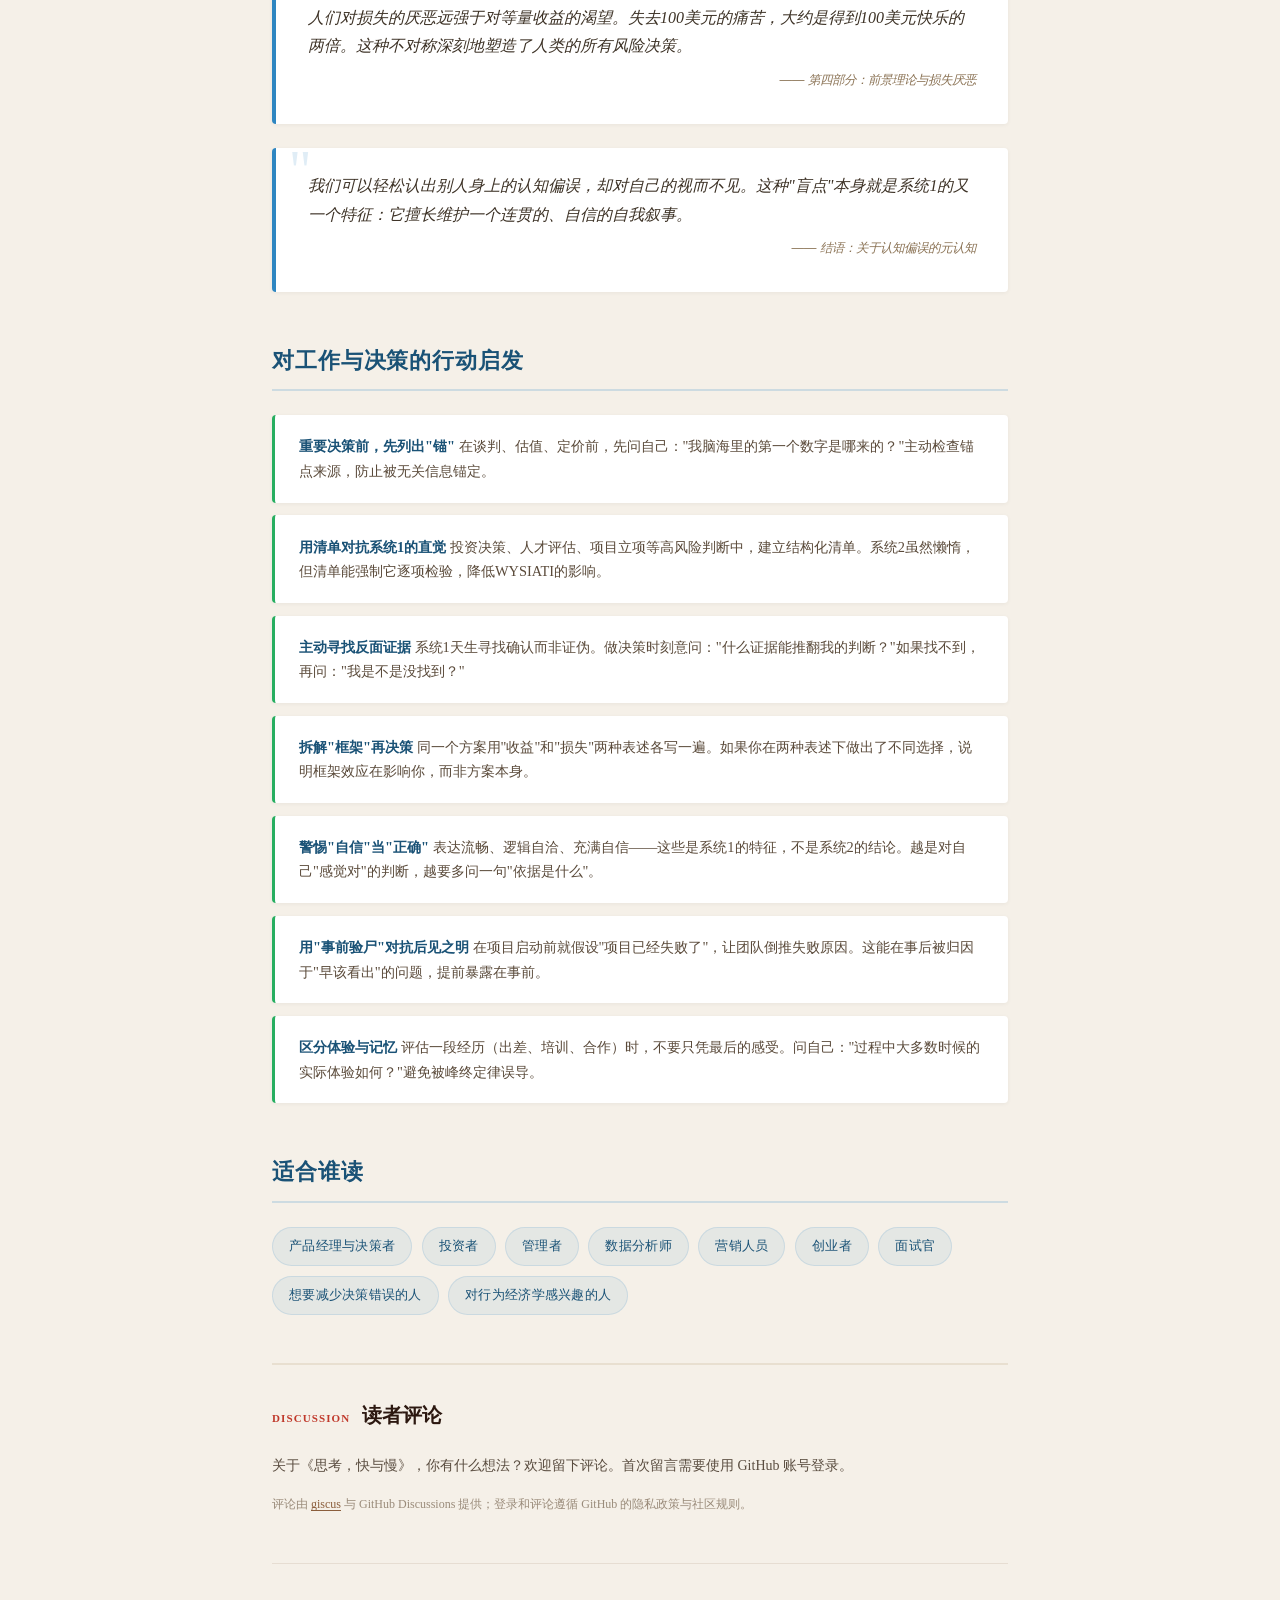
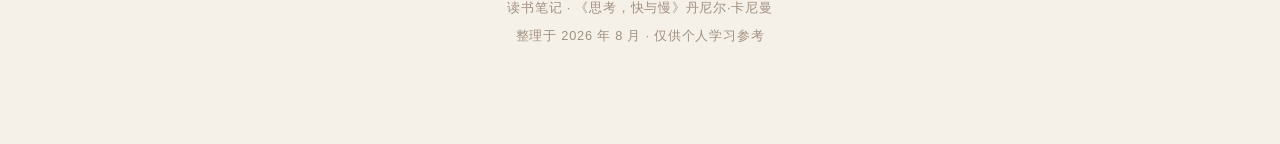
<file: books/thinking-fast-slow/index.html>
<!DOCTYPE html>
<html lang="zh-CN">
<head>
<meta charset="UTF-8">
<meta name="viewport" content="width=device-width, initial-scale=1.0">
<title>读书笔记：《思考，快与慢》</title>
<style>
  /* ===== Reset & Base ===== */
  *, *::before, *::after { box-sizing: border-box; margin: 0; padding: 0; }
  html { font-size: 16px; scroll-behavior: smooth; }
  body {
    font-family: "PingFang SC", "Noto Serif SC", "Source Han Serif SC", "STSong", "Songti SC", Georgia, "Times New Roman", serif;
    background-color: #f5f0e8;
    color: #3d3226;
    line-height: 1.85;
    -webkit-font-smoothing: antialiased;
  }

  /* ===== Back to Shelf ===== */
  .back-to-shelf {
    position: fixed;
    top: 1.2rem;
    left: 1.2rem;
    z-index: 100;
    display: flex;
    align-items: center;
    gap: 0.4rem;
    font-family: "PingFang SC", "Helvetica Neue", sans-serif;
    font-size: 0.8rem;
    color: rgba(255,255,255,0.85);
    text-decoration: none;
    background: rgba(0,0,0,0.35);
    backdrop-filter: blur(8px);
    -webkit-backdrop-filter: blur(8px);
    padding: 0.45rem 1rem;
    border-radius: 100px;
    border: 1px solid rgba(255,255,255,0.15);
    letter-spacing: 0.04em;
    transition: background 0.2s, color 0.2s;
  }
  .back-to-shelf:hover {
    background: rgba(0,0,0,0.55);
    color: #fff;
  }
  .back-arrow { font-size: 1rem; line-height: 1; }
  @media (max-width: 480px) {
    .back-to-shelf {
      top: 0.8rem; left: 0.8rem;
      font-size: 0.72rem; padding: 0.35rem 0.8rem;
    }
  }

  /* ===== Hero ===== */
  .hero {
    position: relative;
    width: 100%;
    min-height: 75vh;
    display: flex;
    align-items: flex-end;
    justify-content: center;
    overflow: hidden;
    background:
      linear-gradient(180deg, rgba(10,25,35,0.35) 0%, rgba(10,25,35,0.55) 30%, rgba(10,25,35,0.92) 100%),
      linear-gradient(0deg, rgba(20,60,80,0.3) 0%, transparent 50%),
      url('https://images.unsplash.com/photo-1532012197267-da84d127e765?w=1920&q=80&fit=crop') center 35% / cover no-repeat;
  }
  .hero::after {
    content: '';
    position: absolute;
    inset: 0;
    background: radial-gradient(ellipse at 50% 80%, rgba(100,180,200,0.20) 0%, transparent 60%);
    pointer-events: none;
  }
  .hero-content {
    position: relative;
    z-index: 2;
    text-align: center;
    padding: 6rem 2rem 5rem;
    max-width: 800px;
  }
  .hero-label {
    display: inline-block;
    font-family: "PingFang SC", "Helvetica Neue", sans-serif;
    font-size: 0.8rem;
    letter-spacing: 0.3em;
    text-transform: uppercase;
    color: rgba(180,210,220,0.8);
    border: 1px solid rgba(180,210,220,0.3);
    padding: 0.4rem 1.5rem;
    border-radius: 100px;
    margin-bottom: 1.5rem;
  }
  .hero h1 {
    font-size: clamp(2.2rem, 5vw, 3.8rem);
    font-weight: 700;
    color: #fff;
    letter-spacing: 0.06em;
    margin-bottom: 0.5rem;
    text-shadow: 0 2px 20px rgba(0,0,0,0.3);
  }
  .hero .subtitle {
    font-family: "PingFang SC", "Helvetica Neue", sans-serif;
    font-size: clamp(0.95rem, 1.5vw, 1.15rem);
    color: rgba(255,255,255,0.8);
    font-weight: 300;
    letter-spacing: 0.06em;
    margin-bottom: 1rem;
  }
  .hero .author {
    font-family: "PingFang SC", "Helvetica Neue", sans-serif;
    font-size: 0.85rem;
    color: rgba(180,210,220,0.7);
    letter-spacing: 0.04em;
  }
  .hero .author span {
    display: block;
    font-size: 0.75rem;
    margin-top: 0.2rem;
    opacity: 0.8;
  }

  /* ===== Ribbon ===== */
  .ribbon-wrap {
    text-align: center;
    padding: 0;
  }
  .ribbon {
    display: inline-block;
    font-family: "PingFang SC", "Helvetica Neue", sans-serif;
    font-size: 0.85rem;
    color: #fff;
    background: linear-gradient(135deg, #1a5276 0%, #2e86c1 100%);
    padding: 0.6rem 2rem;
    letter-spacing: 0.08em;
    position: relative;
    top: -1.2rem;
    box-shadow: 0 4px 15px rgba(26,82,118,0.3);
  }

  /* ===== Container ===== */
  .container {
    max-width: 800px;
    margin: 0 auto;
    padding: 1rem 2rem 4rem;
  }

  /* ===== Scroll-triggered animations ===== */
  .animate-on-scroll {
    opacity: 0;
    transform: translateY(22px);
    transition: opacity 0.7s cubic-bezier(0.22, 1, 0.36, 1),
                transform 0.7s cubic-bezier(0.22, 1, 0.36, 1);
  }
  .animate-on-scroll.visible {
    opacity: 1;
    transform: translateY(0);
  }
  .animate-on-scroll.card-stagger { transition-delay: calc(var(--i, 0) * 0.06s); }
  .animate-on-scroll.card-stagger.visible { transition-delay: calc(var(--i, 0) * 0.06s); }

  /* Quote-block left border slide */
  .quote-block.animate-on-scroll {
    border-left: 4px solid transparent;
    transition: opacity 0.7s cubic-bezier(0.22, 1, 0.36, 1),
                transform 0.7s cubic-bezier(0.22, 1, 0.36, 1),
                border-left-color 0.6s 0.2s ease;
  }
  .quote-block.animate-on-scroll.visible {
    border-left-color: #2e86c1;
  }

  /* ===== Section Title ===== */
  .section-title {
    font-size: 1.4rem;
    font-weight: 700;
    color: #1a5276;
    margin: 3rem 0 1.5rem;
    padding-bottom: 0.5rem;
    border-bottom: 2px solid rgba(46,134,193,0.2);
    letter-spacing: 0.04em;
  }
  .section-title:first-child { margin-top: 1rem; }

  /* ===== Book Info ===== */
  .book-info {
    display: grid;
    grid-template-columns: repeat(auto-fit, minmax(250px, 1fr));
    gap: 1rem;
    margin-bottom: 2rem;
  }
  .info-item {
    background: #fff;
    padding: 1.2rem 1.5rem;
    border-radius: 4px;
    border-left: 3px solid #2e86c1;
    box-shadow: 0 1px 4px rgba(0,0,0,0.05);
  }
  .info-label {
    display: block;
    font-family: "PingFang SC", "Helvetica Neue", sans-serif;
    font-size: 0.75rem;
    color: #8b7355;
    letter-spacing: 0.1em;
    margin-bottom: 0.3rem;
  }
  .info-value {
    font-size: 0.95rem;
    color: #3d3226;
    font-weight: 500;
  }

  /* ===== Overview ===== */
  .overview {
    background: #fff;
    padding: 2rem 2.5rem;
    border-radius: 4px;
    box-shadow: 0 1px 4px rgba(0,0,0,0.05);
    border-left: 4px solid #2e86c1;
    margin-bottom: 1rem;
  }
  .overview p {
    font-size: 1.05rem;
    line-height: 1.9;
    color: #3d3226;
  }

  /* ===== Two Systems Comparison ===== */
  .systems-grid {
    display: grid;
    grid-template-columns: 1fr 1fr;
    gap: 1.5rem;
    margin-bottom: 2rem;
  }
  .system-card {
    background: #fff;
    padding: 2rem 1.8rem;
    border-radius: 6px;
    box-shadow: 0 2px 10px rgba(0,0,0,0.06);
    position: relative;
    overflow: hidden;
  }
  .system-card::before {
    content: '';
    position: absolute;
    top: 0; left: 0; right: 0;
    height: 4px;
  }
  .system-1::before { background: linear-gradient(90deg, #e74c3c, #c0392b); }
  .system-2::before { background: linear-gradient(90deg, #2e86c1, #1a5276); }
  .system-tag {
    display: inline-block;
    font-family: "PingFang SC", "Helvetica Neue", sans-serif;
    font-size: 0.7rem;
    letter-spacing: 0.15em;
    padding: 0.25rem 0.8rem;
    border-radius: 100px;
    margin-bottom: 0.8rem;
  }
  .system-1 .system-tag { background: rgba(231,76,60,0.1); color: #c0392b; }
  .system-2 .system-tag { background: rgba(46,134,193,0.1); color: #1a5276; }
  .system-card h3 {
    font-size: 1.15rem;
    margin-bottom: 0.4rem;
    color: #3d3226;
  }
  .system-card .system-subtitle {
    font-family: "PingFang SC", "Helvetica Neue", sans-serif;
    font-size: 0.82rem;
    color: #8b7355;
    margin-bottom: 1.2rem;
  }
  .system-card ul {
    list-style: none;
    padding: 0;
  }
  .system-card li {
    font-size: 0.9rem;
    color: #5a4a3a;
    padding: 0.4rem 0;
    padding-left: 1.2rem;
    position: relative;
    border-bottom: 1px solid rgba(139,115,85,0.08);
    line-height: 1.6;
  }
  .system-card li:last-child { border-bottom: none; }
  .system-card li::before {
    content: '';
    position: absolute;
    left: 0;
    top: 0.75rem;
    width: 6px;
    height: 6px;
    border-radius: 50%;
  }
  .system-1 li::before { background: #e74c3c; }
  .system-2 li::before { background: #2e86c1; }

  /* ===== Bias Cards ===== */
  .bias-grid {
    display: grid;
    grid-template-columns: repeat(auto-fill, minmax(340px, 1fr));
    gap: 1.2rem;
    margin-bottom: 2rem;
  }
  .bias-card {
    background: #fff;
    padding: 1.5rem 1.8rem;
    border-radius: 6px;
    box-shadow: 0 1px 6px rgba(0,0,0,0.06);
    border-top: 3px solid #2e86c1;
    transition: transform 0.2s, box-shadow 0.2s;
  }
  .bias-card:hover {
    transform: translateY(-2px);
    box-shadow: 0 4px 15px rgba(0,0,0,0.1);
  }
  .bias-num {
    font-family: "PingFang SC", "Helvetica Neue", sans-serif;
    font-size: 0.7rem;
    color: #2e86c1;
    letter-spacing: 0.15em;
    margin-bottom: 0.3rem;
  }
  .bias-card h4 {
    font-size: 1.05rem;
    color: #1a5276;
    margin-bottom: 0.6rem;
    letter-spacing: 0.02em;
  }
  .bias-card p {
    font-size: 0.88rem;
    color: #5a4a3a;
    line-height: 1.7;
  }
  .bias-example {
    margin-top: 0.8rem;
    padding: 0.6rem 0.8rem;
    background: rgba(46,134,193,0.05);
    border-radius: 4px;
    font-size: 0.8rem;
    color: #6b5b4b;
    font-style: italic;
  }

  /* ===== Chapter Map ===== */
  .chapter-list {
    list-style: none;
    padding: 0;
    margin-bottom: 2rem;
  }
  .chapter-list li {
    display: flex;
    gap: 1rem;
    padding: 1rem 0;
    border-bottom: 1px solid rgba(139,115,85,0.12);
    align-items: flex-start;
  }
  .chapter-list li:last-child { border-bottom: none; }
  .chapter-num {
    flex-shrink: 0;
    width: 40px;
    height: 40px;
    background: linear-gradient(135deg, #2e86c1, #1a5276);
    color: #fff;
    border-radius: 50%;
    display: flex;
    align-items: center;
    justify-content: center;
    font-family: "PingFang SC", "Helvetica Neue", sans-serif;
    font-size: 0.8rem;
    font-weight: 600;
  }
  .chapter-content h4 {
    font-size: 0.95rem;
    color: #3d3226;
    margin-bottom: 0.2rem;
  }
  .chapter-content p {
    font-size: 0.85rem;
    color: #6b5b4b;
    line-height: 1.6;
  }

  /* ===== Quotes ===== */
  .quote-block {
    margin: 1.5rem 0;
    padding: 1.5rem 2rem;
    background: #fff;
    border-radius: 4px;
    border-left: 4px solid #2e86c1;
    box-shadow: 0 1px 4px rgba(0,0,0,0.05);
    position: relative;
  }
  .quote-block::before {
    content: '"';
    position: absolute;
    top: -0.3rem;
    left: 0.8rem;
    font-size: 3.5rem;
    color: rgba(46,134,193,0.15);
    font-family: Georgia, serif;
    line-height: 1;
  }
  .quote-block p {
    font-size: 1rem;
    color: #3d3226;
    line-height: 1.8;
    margin-bottom: 0.5rem;
    font-style: italic;
  }
  .quote-block .quote-source {
    font-family: "PingFang SC", "Helvetica Neue", sans-serif;
    font-size: 0.78rem;
    color: #8b7355;
    text-align: right;
  }

  /* ===== Action ===== */
  .action-list {
    list-style: none;
    padding: 0;
    margin-bottom: 2rem;
  }
  .action-list li {
    background: #fff;
    padding: 1.2rem 1.5rem;
    margin-bottom: 0.8rem;
    border-radius: 4px;
    box-shadow: 0 1px 4px rgba(0,0,0,0.05);
    border-left: 3px solid #27ae60;
    font-size: 0.9rem;
    color: #5a4a3a;
    line-height: 1.7;
  }
  .action-list strong {
    color: #1a5276;
    font-weight: 600;
  }

  /* ===== Audience ===== */
  .audience-tags {
    display: flex;
    flex-wrap: wrap;
    gap: 0.6rem;
    margin-bottom: 2rem;
  }
  .audience-tag {
    font-family: "PingFang SC", "Helvetica Neue", sans-serif;
    font-size: 0.82rem;
    color: #1a5276;
    background: rgba(46,134,193,0.08);
    padding: 0.4rem 1rem;
    border-radius: 100px;
    border: 1px solid rgba(46,134,193,0.15);
    letter-spacing: 0.02em;
  }

  /* ===== Footer ===== */
  .reading-footer {
    text-align: center;
    padding: 2rem;
    border-top: 1px solid rgba(139,115,85,0.15);
    margin-top: 3rem;
  }
  .reading-footer p {
    font-family: "PingFang SC", "Helvetica Neue", sans-serif;
    font-size: 0.8rem;
    color: #a09080;
    letter-spacing: 0.06em;
  }

  /* ===== Scroll Top ===== */
  .scroll-top {
    position: fixed;
    bottom: 1.5rem;
    right: 1.5rem;
    width: 42px;
    height: 42px;
    background: rgba(26,82,118,0.85);
    color: #fff;
    border: none;
    border-radius: 50%;
    cursor: pointer;
    font-size: 1.2rem;
    display: flex;
    align-items: center;
    justify-content: center;
    opacity: 0;
    transition: opacity 0.3s, background 0.2s;
    z-index: 99;
    box-shadow: 0 2px 10px rgba(0,0,0,0.15);
  }
  .scroll-top.visible { opacity: 1; }
  .scroll-top:hover { background: rgba(26,82,118,1); }

  /* ===== Responsive ===== */
  @media (max-width: 768px) {
    .hero { min-height: 60vh; }
    .hero-content { padding: 4rem 1.5rem 3rem; }
    .container { padding: 0.5rem 1.2rem 3rem; }
    .systems-grid { grid-template-columns: 1fr; }
    .bias-grid { grid-template-columns: 1fr; }
    .book-info { grid-template-columns: 1fr; }
    .overview { padding: 1.5rem; }
    .section-title { font-size: 1.2rem; }
    .chapter-num { width: 36px; height: 36px; font-size: 0.75rem; }
    .scroll-top { bottom: 1.2rem; right: 1.2rem; width: 36px; height: 36px; }
  }
</style>
  <link rel="stylesheet" href="../../assets/comments.css">
</head>
<body>

<a href="../../" class="back-to-shelf"><span class="back-arrow">&larr;</span> 返回书架</a>

<!-- ===== Hero ===== -->
<header class="hero">
  <div class="hero-content">
    <div class="hero-label">读 书 笔 记</div>
    <h1>思考，快与慢</h1>
    <p class="subtitle">人类判断的两套系统与认知偏误全景</p>
    <p class="author">[美] 丹尼尔·卡尼曼 <span>Thinking, Fast and Slow</span></p>
  </div>
</header>

<div class="ribbon-wrap">
  <div class="ribbon">核 心 命 题 ： 你 的 大 脑 里 有 两 个 系 统 ， 它 们 的 相 互 作 用 决 定 了 你 的 每 一 个 判 断</div>
</div>

<!-- ===== Main Content ===== -->
<main class="container">

  <!-- 书籍信息 -->
  <h2 class="section-title animate-on-scroll">书籍信息</h2>
  <div class="book-info">
    <div class="info-item">
      <span class="info-label">作者</span>
      <span class="info-value">丹尼尔·卡尼曼 (Daniel Kahneman)</span>
    </div>
    <div class="info-item">
      <span class="info-label">领域</span>
      <span class="info-value">行为经济学 / 认知心理学 / 决策科学</span>
    </div>
    <div class="info-item">
      <span class="info-label">作者背景</span>
      <span class="info-value">普林斯顿大学心理学荣休教授，2002年诺贝尔经济学奖得主，行为经济学奠基人</span>
    </div>
    <div class="info-item">
      <span class="info-label">核心命题</span>
      <span class="info-value">系统1（快思考）vs 系统2（慢思考）&mdash; 人类判断错误的根源</span>
    </div>
  </div>

  <!-- 一句话总览 -->
  <h2 class="section-title animate-on-scroll">一句话总览</h2>
  <div class="overview">
    <p>人类的大脑有两套认知系统：快速、直觉、自动的系统1，和缓慢、理性、需投入努力的系统2。我们以为自己在用理性做决策，实际上大多数时候是系统1在自动运行&mdash;&mdash;而它充满了可预测的偏误。</p>
  </div>

  <!-- 核心框架：双系统 -->
  <h2 class="section-title animate-on-scroll">核心框架：两个系统</h2>
  <div class="systems-grid">
    <div class="system-card system-1">
      <div class="system-tag">SYSTEM 1 &mdash; 快思考</div>
      <h3>系统1：直觉系统</h3>
      <p class="system-subtitle">自动、快速、无意识、无需努力</p>
      <ul>
        <li>始终在线，无法关闭</li>
        <li>并行处理，快速反应</li>
        <li>依赖直觉、经验、情感</li>
        <li>掌控日常95%以上的判断</li>
        <li>擅长模式识别和联想</li>
        <li>容易受情绪和环境影响</li>
        <li>典型表现：2+2=？瞬间回答</li>
        <li>典型句式：「我感觉是这样」</li>
      </ul>
    </div>
    <div class="system-card system-2">
      <div class="system-tag">SYSTEM 2 &mdash; 慢思考</div>
      <h3>系统2：理性系统</h3>
      <p class="system-subtitle">缓慢、刻意的、有意识的、需要付出努力</p>
      <ul>
        <li>按需启动，非常"懒惰"</li>
        <li>串行处理，速度慢</li>
        <li>依赖逻辑、规则、计算</li>
        <li>处理复杂推理和决策</li>
        <li>消耗大量认知资源</li>
        <li>能覆写系统1的判断，但很少这么做</li>
        <li>典型表现：17&times;24=？需要动笔</li>
        <li>典型句式：「让我想想」</li>
      </ul>
    </div>
  </div>

  <!-- 关键认知偏误 -->
  <h2 class="section-title animate-on-scroll">关键认知偏误</h2>
  <div class="bias-grid">

    <div class="bias-card animate-on-scroll card-stagger" style="--i: 0">
      <div class="bias-num">01 &mdash; ANCHORING</div>
      <h4>锚定效应</h4>
      <p>系统1会抓住最先出现的信息（"锚"）不放，后续判断都围绕这个锚做调整&mdash;&mdash;但调整往往远远不够。</p>
      <div class="bias-example">实验：先看身份证号再估 Gandhi 的寿命，编号越大，估计的年龄越高。</div>
    </div>

    <div class="bias-card animate-on-scroll card-stagger" style="--i: 1">
      <div class="bias-num">02 &mdash; AVAILABILITY</div>
      <h4>可得性启发</h4>
      <p>越容易回想起的事件，我们越觉得它常发生。系统1用"想起来的容易程度"替代了"实际概率"的判断。</p>
      <div class="bias-example">飞机失事新闻密集播出后，人们高估空难概率，低估车祸概率&mdash;&mdash;虽然车祸致死率远高于空难。</div>
    </div>

    <div class="bias-card animate-on-scroll card-stagger" style="--i: 2">
      <div class="bias-num">03 &mdash; LOSS AVERSION</div>
      <h4>损失厌恶</h4>
      <p>失去100元带来的痛苦，大约是获得100元带来快乐的两倍。人对损失的敏感度远超对收益的敏感度，导致风险偏好不对称。</p>
      <div class="bias-example">投资者死守亏损股票不愿割肉，却快速卖出盈利股票&mdash;&mdash;因为"实现亏损"比"感觉亏损"更痛苦。</div>
    </div>

    <div class="bias-card animate-on-scroll card-stagger" style="--i: 3">
      <div class="bias-num">04 &mdash; FRAMING</div>
      <h4>框架效应</h4>
      <p>同一个问题的不同表述方式，会导致完全不同的选择。系统1对"措辞"极度敏感，而系统2很少去追问"这只是在换一种说法吗"。</p>
      <div class="bias-example">「存活率90%」 vs 「死亡率10%」&mdash;&mdash;医生选前者时更愿意推荐手术，虽然两者是同一件事。</div>
    </div>

    <div class="bias-card animate-on-scroll card-stagger" style="--i: 4">
      <div class="bias-num">05 &mdash; WYSIATI</div>
      <h4>所见即所有</h4>
      <p>What You See Is All There Is. 系统1只用手头现有的信息构建连贯的故事，根本不会去想"我还遗漏了什么"。证据不足时，它照样自信。</p>
      <div class="bias-example">面试官根据10分钟对话就断定候选人"不靠谱"，却没意识到自己只看到了极小一部分信息。</div>
    </div>

    <div class="bias-card animate-on-scroll card-stagger" style="--i: 5">
      <div class="bias-num">06 &mdash; SUBSTITUTION</div>
      <h4>替代效应</h4>
      <p>面对困难问题，系统1会悄悄把它替换成一个简单的问题来回答&mdash;&mdash;你以为你在回答"这个项目值得投吗"，实际上你回答的是"我喜不喜欢这个项目"。</p>
      <div class="bias-example">「这位候选人能胜任吗？」被替换为「这位候选人让我感觉如何？」&mdash;&mdash;光环效应由此产生。</div>
    </div>

    <div class="bias-card animate-on-scroll card-stagger" style="--i: 6">
      <div class="bias-num">07 &mdash; OVERCONFIDENCE</div>
      <h4>过度自信</h4>
      <p>我们对自己"知道"的事情确信过头，对自己"不知道"的事情缺乏自知。系统1天生擅长构建自信的因果故事，事后还觉得一切"理所当然"。</p>
      <div class="bias-example">创业者创业前都觉得自己成功率远超平均水平&mdash;&mdash;否则就不会创业了。</div>
    </div>

    <div class="bias-card animate-on-scroll card-stagger" style="--i: 7">
      <div class="bias-num">08 &mdash; HINDSIGHT</div>
      <h4>后见之明</h4>
      <p>事情发生后，我们觉得"我早就知道会这样"。系统1会自动重写记忆，让结果看起来不可避免&mdash;&mdash;这让我们高估了自己的预测能力。</p>
      <div class="bias-example">金融危机后人人都说"早该看出泡沫"&mdash;&mdash;但在泡沫中，几乎没人看出来。</div>
    </div>

    <div class="bias-card animate-on-scroll card-stagger" style="--i: 8">
      <div class="bias-num">09 &mdash; PEAK-END</div>
      <h4>峰终定律</h4>
      <p>记忆自我评价一段经历时，只看两个时刻：最强烈的瞬间（峰）和结束时的感受（终）。持续时间长短几乎被完全忽略。</p>
      <div class="bias-example">一次出差如果最后一天很顺利，整段出差的记忆就偏正面&mdash;&mdash;哪怕前四天都是灾难。</div>
    </div>

    <div class="bias-card animate-on-scroll card-stagger" style="--i: 9">
      <div class="bias-num">10 &mdash; HALO EFFECT</div>
      <h4>光环效应</h4>
      <p>一个突出的正面特征（长相好看、名校毕业）会"晕染"整体评价。系统1先形成好感，再用这个好感填充所有未知维度。</p>
      <div class="bias-example">长得好看的候选人面试评分更高&mdash;&mdash;面试官觉得他"沟通能力也更好"，虽然这和长相毫无关系。</div>
    </div>

  </div>

  <!-- 全书章节脉络 -->
  <h2 class="section-title animate-on-scroll">全书章节脉络</h2>
  <ol class="chapter-list">
    <li>
      <div class="chapter-num">1</div>
      <div class="chapter-content">
        <h4>第一部分：两个系统</h4>
        <p>引入系统1和系统2的概念框架。系统1自动产生印象和直觉，系统2负责监督和覆写。讨论系统2的"懒惰"&mdash;&mdash;它经常接受系统1的建议而不加验证，导致可预测的错误。</p>
      </div>
    </li>
    <li>
      <div class="chapter-num">2</div>
      <div class="chapter-content">
        <h4>第二部分：启发法与偏见</h4>
        <p>系统性地梳理系统1导致的主要认知偏误：锚定效应、可得性启发、代表性启发、小数定律、回归均值等。核心观点：这些偏误不是随机的，而是可预测的系统特征。</p>
      </div>
    </li>
    <li>
      <div class="chapter-num">3</div>
      <div class="chapter-content">
        <h4>第三部分：过度自信</h4>
        <p>深入探讨人类对自身判断力的过度自信：后见之明、结果偏见、叙事谬误、WYSIATI。揭示"专家直觉"的边界&mdash;&mdash;在不规律环境中，专家判断可能不如简单公式。</p>
      </div>
    </li>
    <li>
      <div class="chapter-num">4</div>
      <div class="chapter-content">
        <h4>第四部分：选择</h4>
        <p>前景理论的核心：人对损失的厌恶远超对等量收益的渴望。讨论确定性效应、概率加权、禀赋效应。这一部分推翻了传统经济学的理性人假设，奠定了行为经济学的基础。</p>
      </div>
    </li>
    <li>
      <div class="chapter-num">5</div>
      <div class="chapter-content">
        <h4>第五部分：两个自我</h4>
        <p>区分"体验自我"（活在当下）和"记忆自我"（讲故事的人）。峰终定律和时长忽视揭示：我们对经历的记忆，并不等于经历本身的实际感受。这直接影响我们对未来的决策。</p>
      </div>
    </li>
  </ol>

  <!-- 金句摘录 -->
  <h2 class="section-title animate-on-scroll">金句摘录</h2>

  <div class="quote-block animate-on-scroll">
    <p>我们对自己认为自己知道的东西，过于自信了。对自己的所见所闻，也太容易接受表面意义了。我们并没有花足够的时间去问：「这合理吗？」</p>
    <p class="quote-source">&mdash;&mdash; 第三部分：关于过度自信的本质</p>
  </div>

  <div class="quote-block animate-on-scroll">
    <p>生活中没有什么事情，在你想到它的时候，会比你没在想它的时候更重要。</p>
    <p class="quote-source">&mdash;&mdash; 第五部分：聚焦错觉 (Focusing Illusion)</p>
  </div>

  <div class="quote-block animate-on-scroll">
    <p>系统1不善于思考「不是」&mdash;&mdash;它习惯于相信和确认。怀疑和否定的功能属于系统2，但系统2太懒了，经常不在线。</p>
    <p class="quote-source">&mdash;&mdash; 第一部分：系统1的特征</p>
  </div>

  <div class="quote-block animate-on-scroll">
    <p>人们对损失的厌恶远强于对等量收益的渴望。失去100美元的痛苦，大约是得到100美元快乐的两倍。这种不对称深刻地塑造了人类的所有风险决策。</p>
    <p class="quote-source">&mdash;&mdash; 第四部分：前景理论与损失厌恶</p>
  </div>

  <div class="quote-block animate-on-scroll">
    <p>我们可以轻松认出别人身上的认知偏误，却对自己的视而不见。这种"盲点"本身就是系统1的又一个特征：它擅长维护一个连贯的、自信的自我叙事。</p>
    <p class="quote-source">&mdash;&mdash; 结语：关于认知偏误的元认知</p>
  </div>

  <!-- 对工作与决策的行动启发 -->
  <h2 class="section-title animate-on-scroll">对工作与决策的行动启发</h2>
  <ul class="action-list">
    <li><strong>重要决策前，先列出"锚"</strong> 在谈判、估值、定价前，先问自己："我脑海里的第一个数字是哪来的？"主动检查锚点来源，防止被无关信息锚定。</li>
    <li><strong>用清单对抗系统1的直觉</strong> 投资决策、人才评估、项目立项等高风险判断中，建立结构化清单。系统2虽然懒惰，但清单能强制它逐项检验，降低WYSIATI的影响。</li>
    <li><strong>主动寻找反面证据</strong> 系统1天生寻找确认而非证伪。做决策时刻意问："什么证据能推翻我的判断？"如果找不到，再问："我是不是没找到？"</li>
    <li><strong>拆解"框架"再决策</strong> 同一个方案用"收益"和"损失"两种表述各写一遍。如果你在两种表述下做出了不同选择，说明框架效应在影响你，而非方案本身。</li>
    <li><strong>警惕"自信"当"正确"</strong> 表达流畅、逻辑自洽、充满自信&mdash;&mdash;这些是系统1的特征，不是系统2的结论。越是对自己"感觉对"的判断，越要多问一句"依据是什么"。</li>
    <li><strong>用"事前验尸"对抗后见之明</strong> 在项目启动前就假设"项目已经失败了"，让团队倒推失败原因。这能在事后被归因于"早该看出"的问题，提前暴露在事前。</li>
    <li><strong>区分体验与记忆</strong> 评估一段经历（出差、培训、合作）时，不要只凭最后的感受。问自己："过程中大多数时候的实际体验如何？"避免被峰终定律误导。</li>
  </ul>

  <!-- 适合谁读 -->
  <h2 class="section-title animate-on-scroll">适合谁读</h2>
  <div class="audience-tags">
    <span class="audience-tag">产品经理与决策者</span>
    <span class="audience-tag">投资者</span>
    <span class="audience-tag">管理者</span>
    <span class="audience-tag">数据分析师</span>
    <span class="audience-tag">营销人员</span>
    <span class="audience-tag">创业者</span>
    <span class="audience-tag">面试官</span>
    <span class="audience-tag">想要减少决策错误的人</span>
    <span class="audience-tag">对行为经济学感兴趣的人</span>
  </div>

  <!-- 读者评论 -->
  <div class="comment-section">
    <div class="comment-section-header">
      <span class="comment-kicker">Discussion</span>
      <h2>读者评论</h2>
    </div>
    <p class="comment-intro">关于《思考，快与慢》，你有什么想法？欢迎留下评论。首次留言需要使用 GitHub 账号登录。</p>
    <script src="https://giscus.app/client.js"
            data-repo="Acidache/reading-notes-mindset"
            data-repo-id="R_kgDOTvUWjg"
            data-category="General"
            data-category-id="DIC_kwDOTvUWjs4DCx06"
            data-mapping="pathname"
            data-strict="1"
            data-reactions-enabled="1"
            data-emit-metadata="0"
            data-input-position="top"
            data-theme="light"
            data-lang="zh-CN"
            crossorigin="anonymous"
            async>
    </script>
    <noscript>
      <p class="comment-note">需要启用 JavaScript 才能显示评论区。你也可以直接前往
        <a href="https://github.com/Acidache/reading-notes-mindset/discussions">GitHub Discussions</a>
        参与讨论。
      </p>
    </noscript>
    <p class="comment-note">评论由 <a href="https://giscus.app/zh-CN" rel="noopener noreferrer">giscus</a> 与 GitHub Discussions 提供；登录和评论遵循 GitHub 的隐私政策与社区规则。</p>
  </div>

  <div class="reading-footer">
    <p>读书笔记 &middot; 《思考，快与慢》丹尼尔·卡尼曼</p>
    <p style="margin-top:0.3rem;">整理于 2026 年 8 月 &middot; 仅供个人学习参考</p>
  </div>

</main>

<button class="scroll-top" onclick="window.scrollTo({top:0,behavior:'smooth'})" aria-label="回到顶部">&uarr;</button>

<script>
  const scrollBtn = document.querySelector('.scroll-top');
  window.addEventListener('scroll', () => {
    scrollBtn.classList.toggle('visible', window.scrollY > 600);
  });
</script>

<script>
  const observer = new IntersectionObserver((entries) => {
    entries.forEach(entry => {
      if (entry.isIntersecting) {
        entry.target.classList.add('visible');
      }
    });
  }, { threshold: 0.15, rootMargin: '0px 0px -30px 0px' });

  document.querySelectorAll('.animate-on-scroll').forEach(el => observer.observe(el));
</script>

</body>
</html>
</file>
<file: assets/comments.css>
/* ===== Giscus 内嵌评论区 — 读书笔记风格 ===== */

/* 评论区容器 — 直接嵌入正文下方 */
.comment-section {
  margin-top: 48px;
  padding-top: 32px;
  border-top: 2px solid #e8dfd0;
}

.comment-section-header {
  display: flex;
  align-items: baseline;
  gap: 12px;
  margin-bottom: 20px;
}

.comment-kicker {
  color: #c0392b;
  font-family: "Georgia", "Noto Serif SC", serif;
  font-size: 11px;
  font-weight: 700;
  letter-spacing: 0.1em;
  text-transform: uppercase;
  white-space: nowrap;
}

.comment-section-header h2 {
  margin: 0;
  color: #2c1810;
  font-family: "Georgia", "Noto Serif SC", serif;
  font-size: 20px;
  font-weight: 700;
}

.comment-intro {
  margin: 0 0 18px;
  color: #5a4d40;
  font-size: 14px;
  line-height: 1.7;
}

.comment-note {
  margin-top: 16px;
  color: #9a8b7a;
  font-size: 12px;
  line-height: 1.6;
}

.comment-note a {
  color: #8b5e3c;
  text-decoration: underline;
  text-underline-offset: 2px;
}

.comment-note a:hover {
  color: #c0392b;
}

/* giscus 容器 */
.giscus,
.giscus-frame {
  width: 100% !important;
}

/* giscus 与纸感背景融合 */
.giscus-frame {
  border-radius: 8px;
  overflow: hidden;
}

/* 移动端适配 */
@media (max-width: 640px) {
  .comment-section {
    margin-top: 36px;
    padding-top: 24px;
  }

  .comment-section-header h2 {
    font-size: 18px;
  }

  .comment-intro {
    font-size: 13px;
  }
}
</file>
